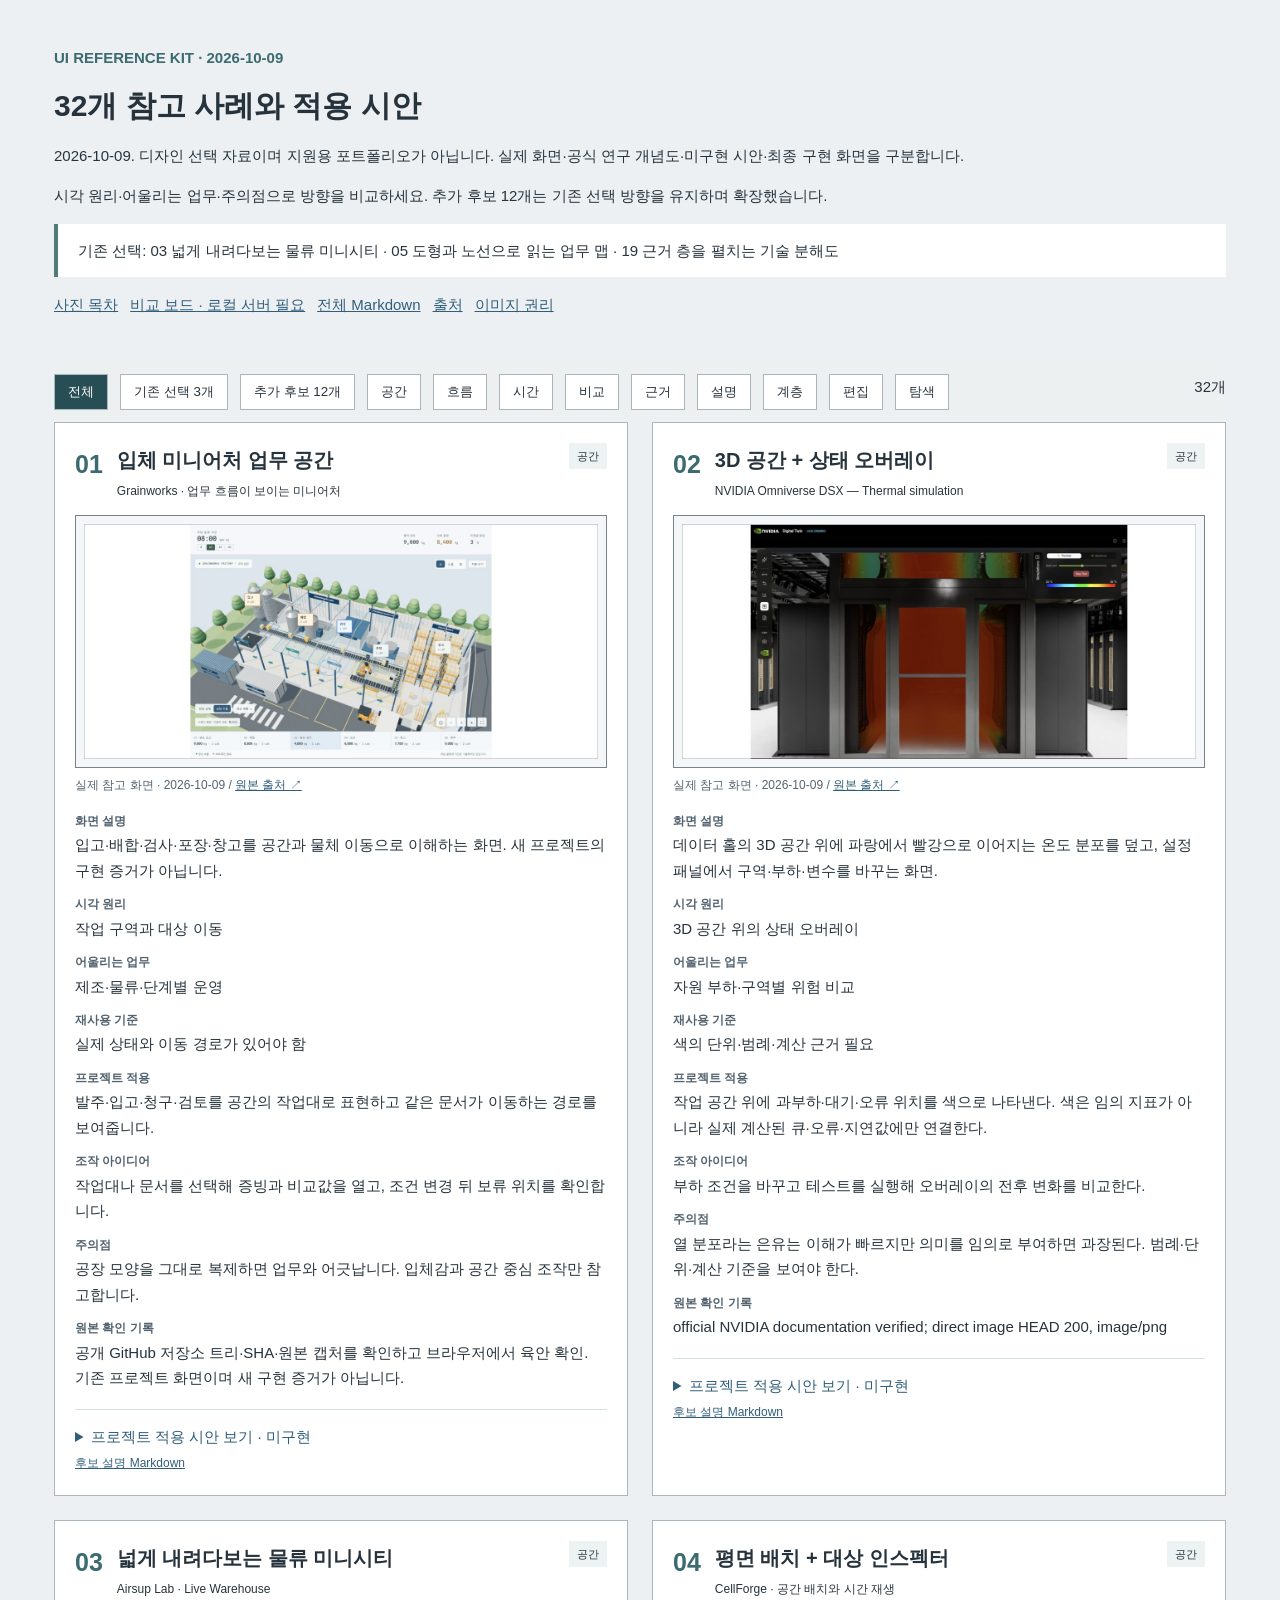
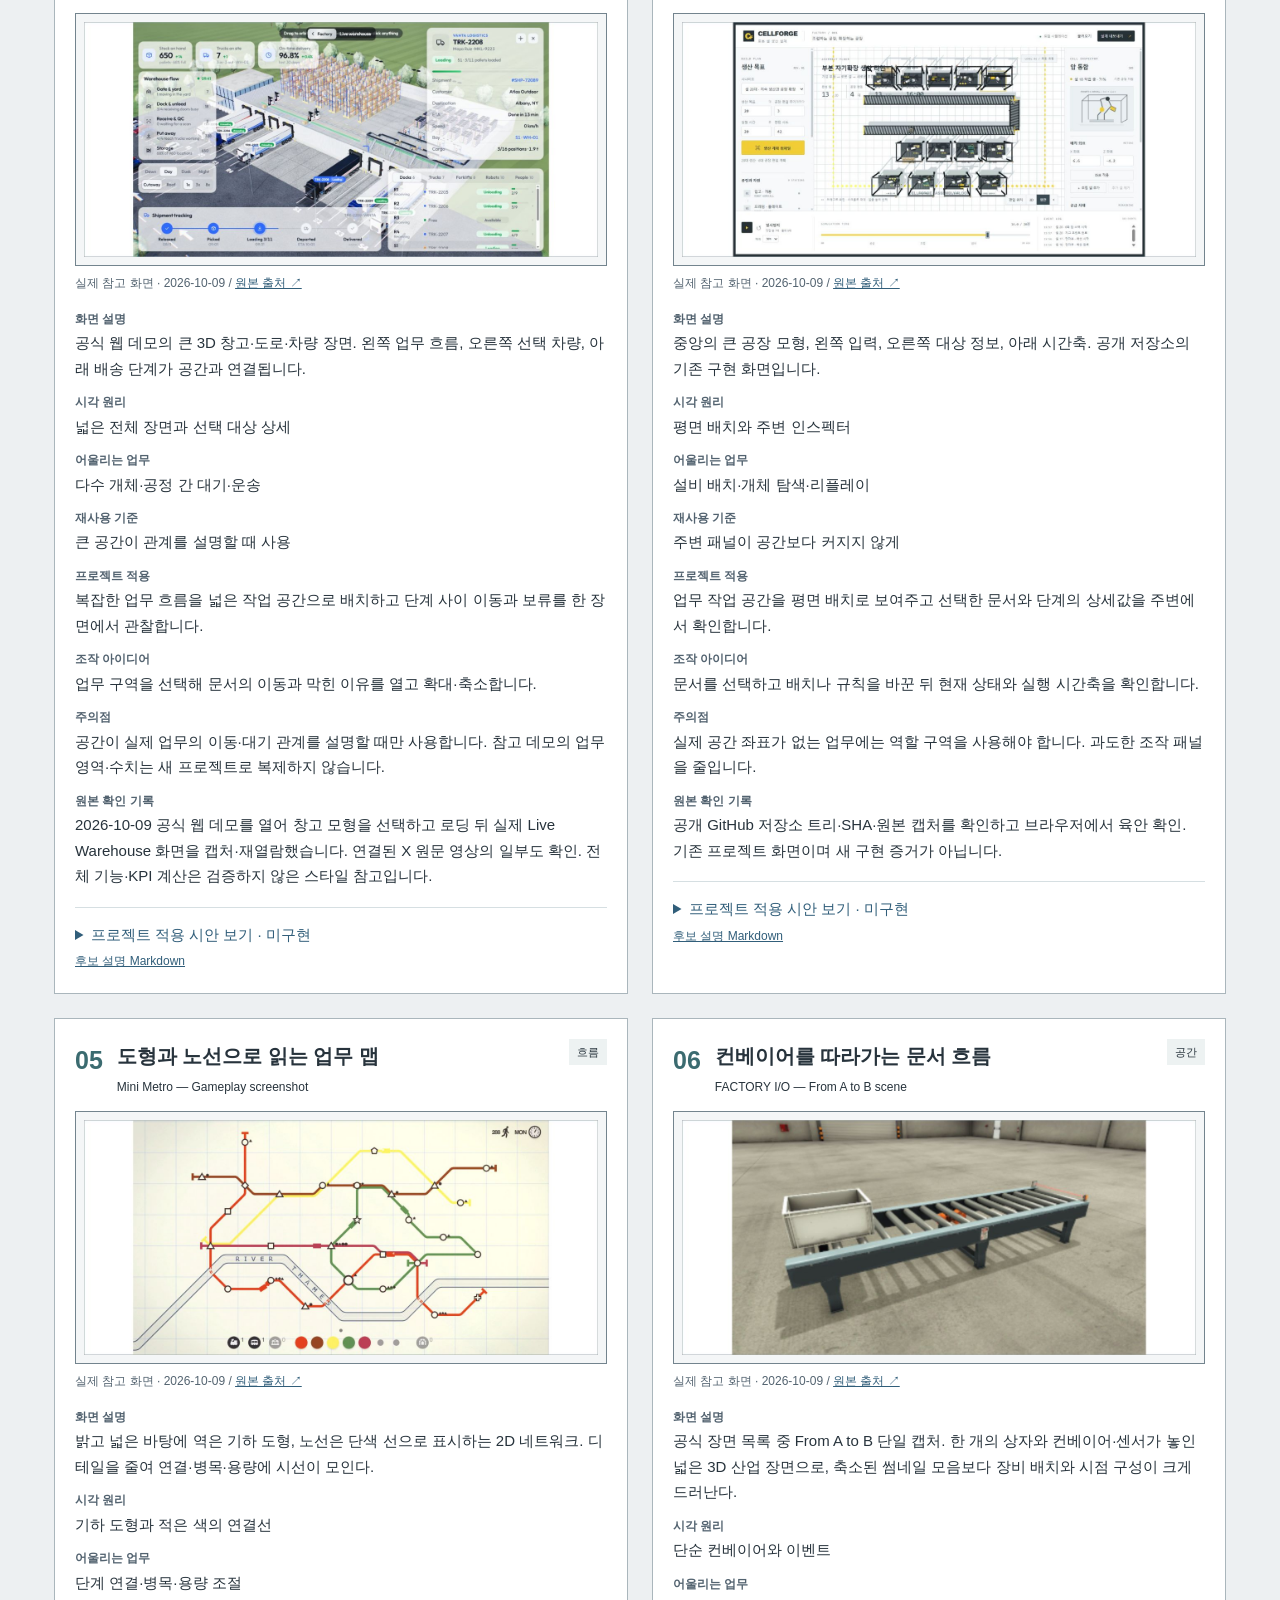
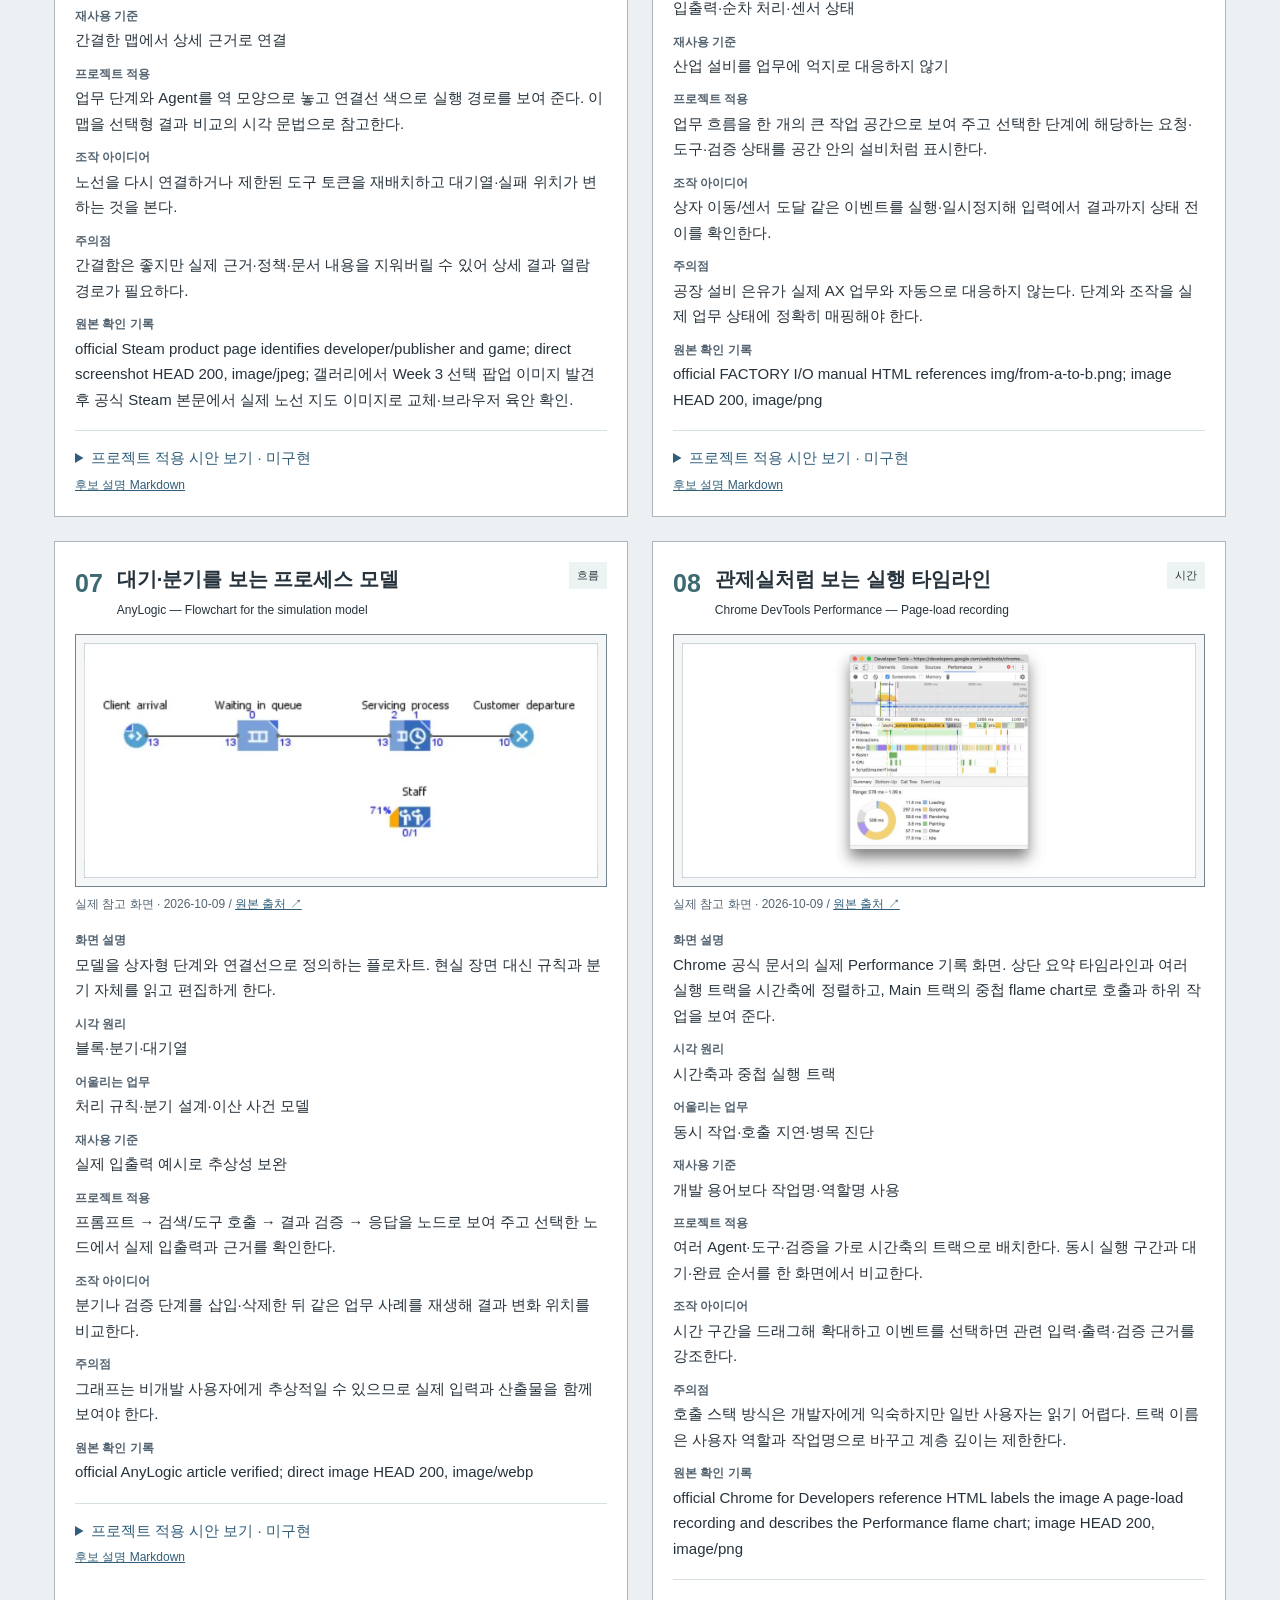
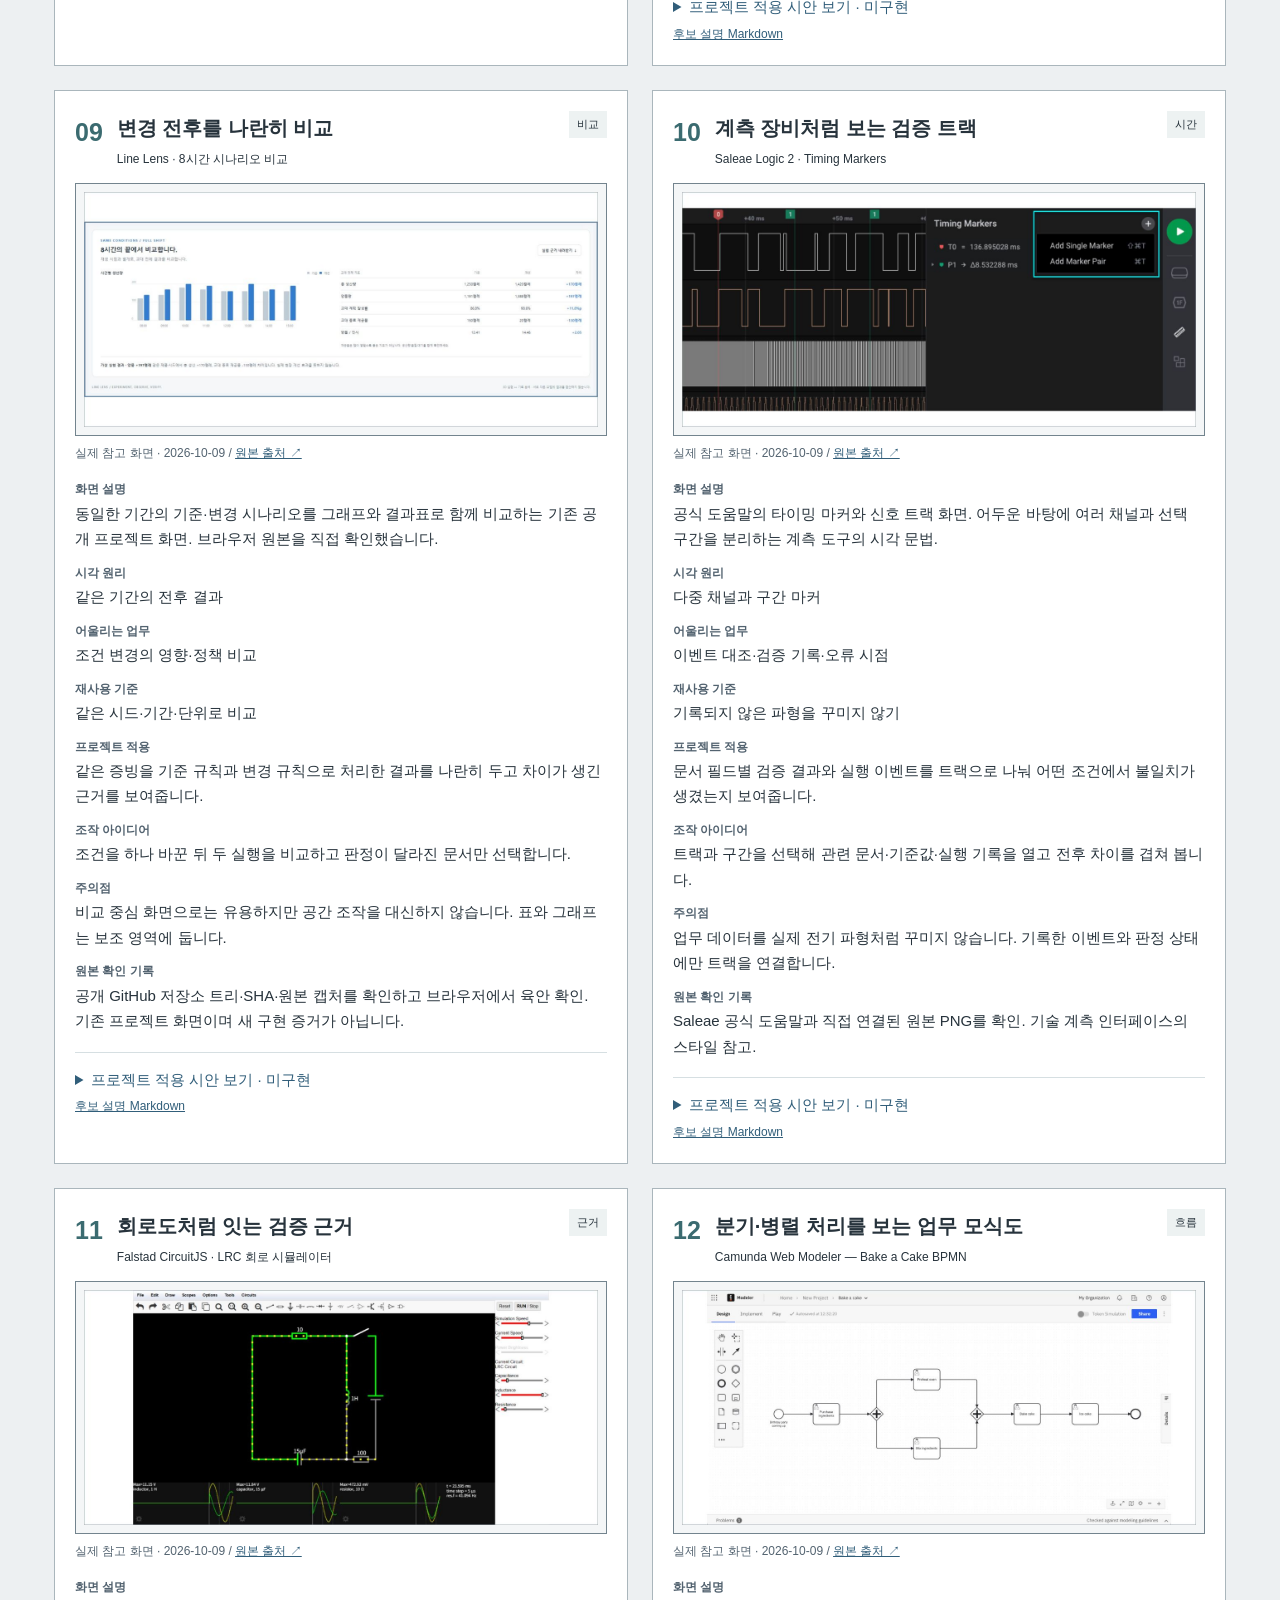
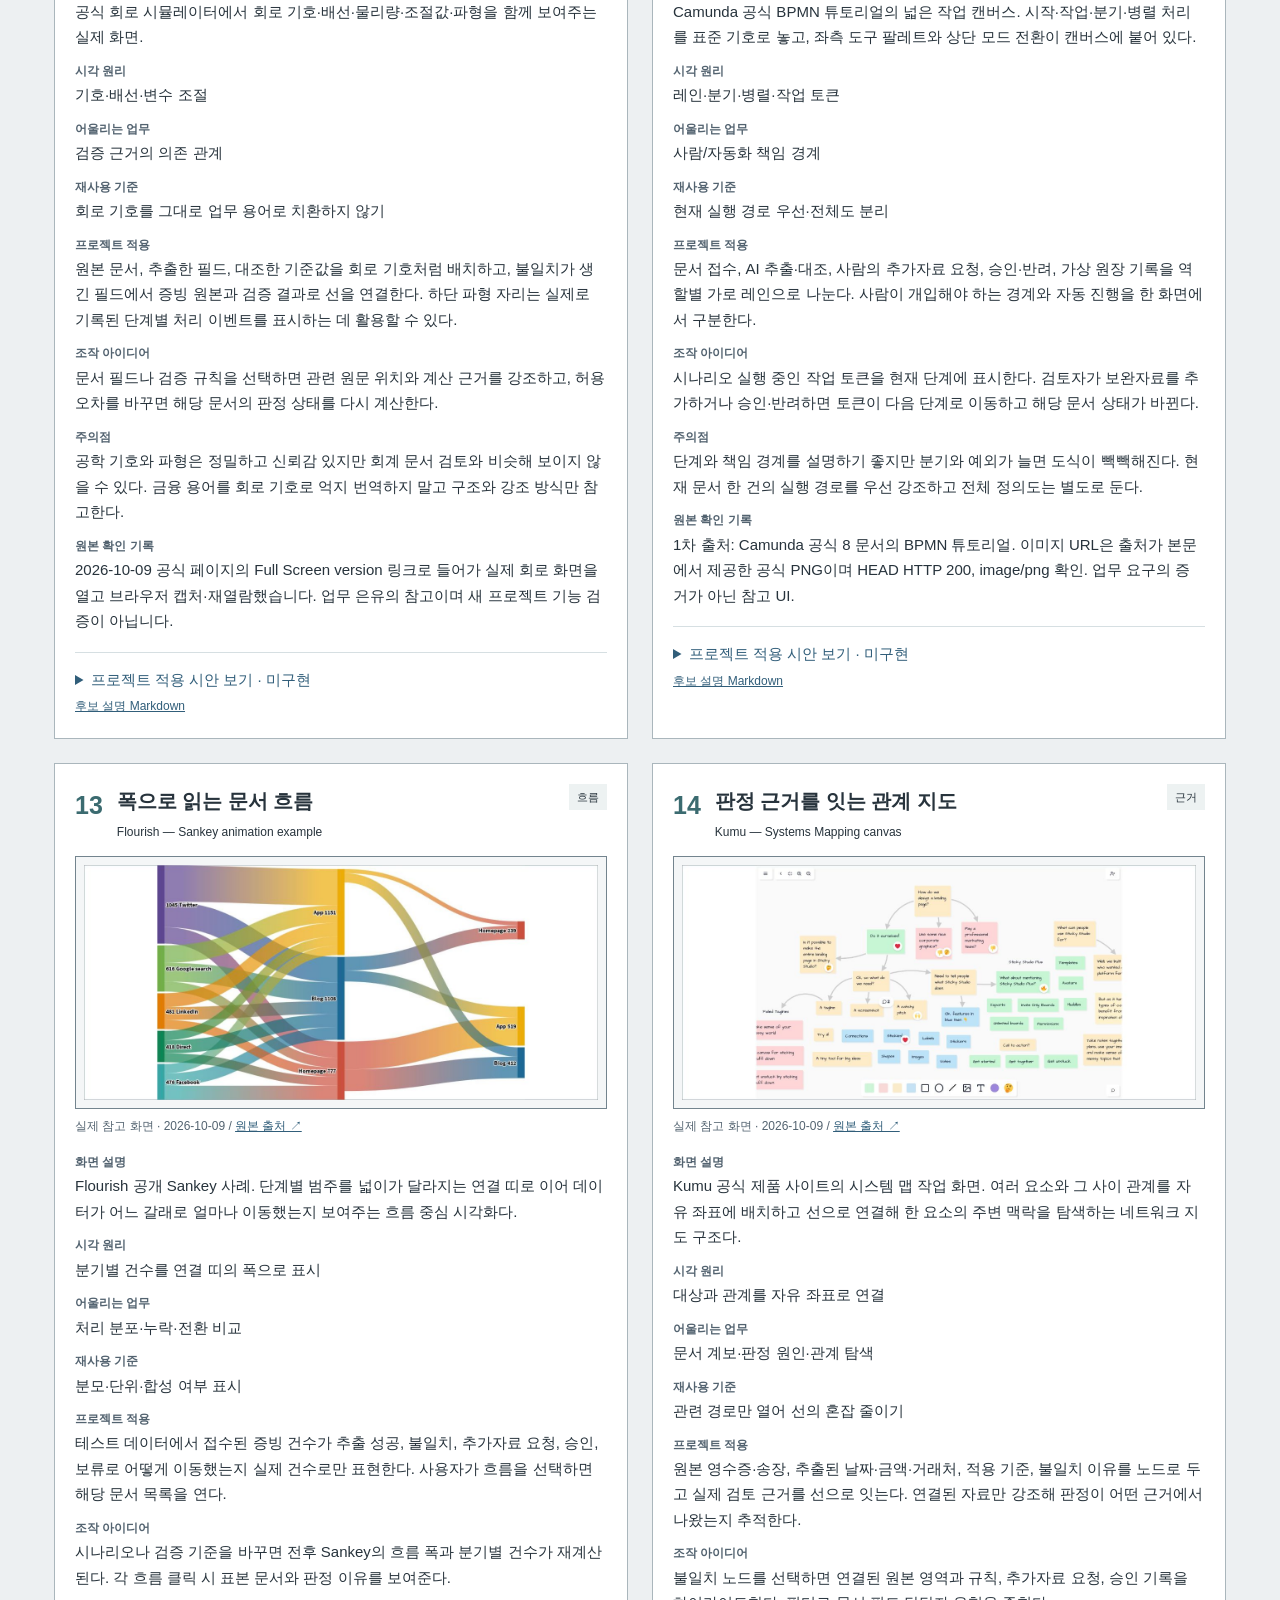
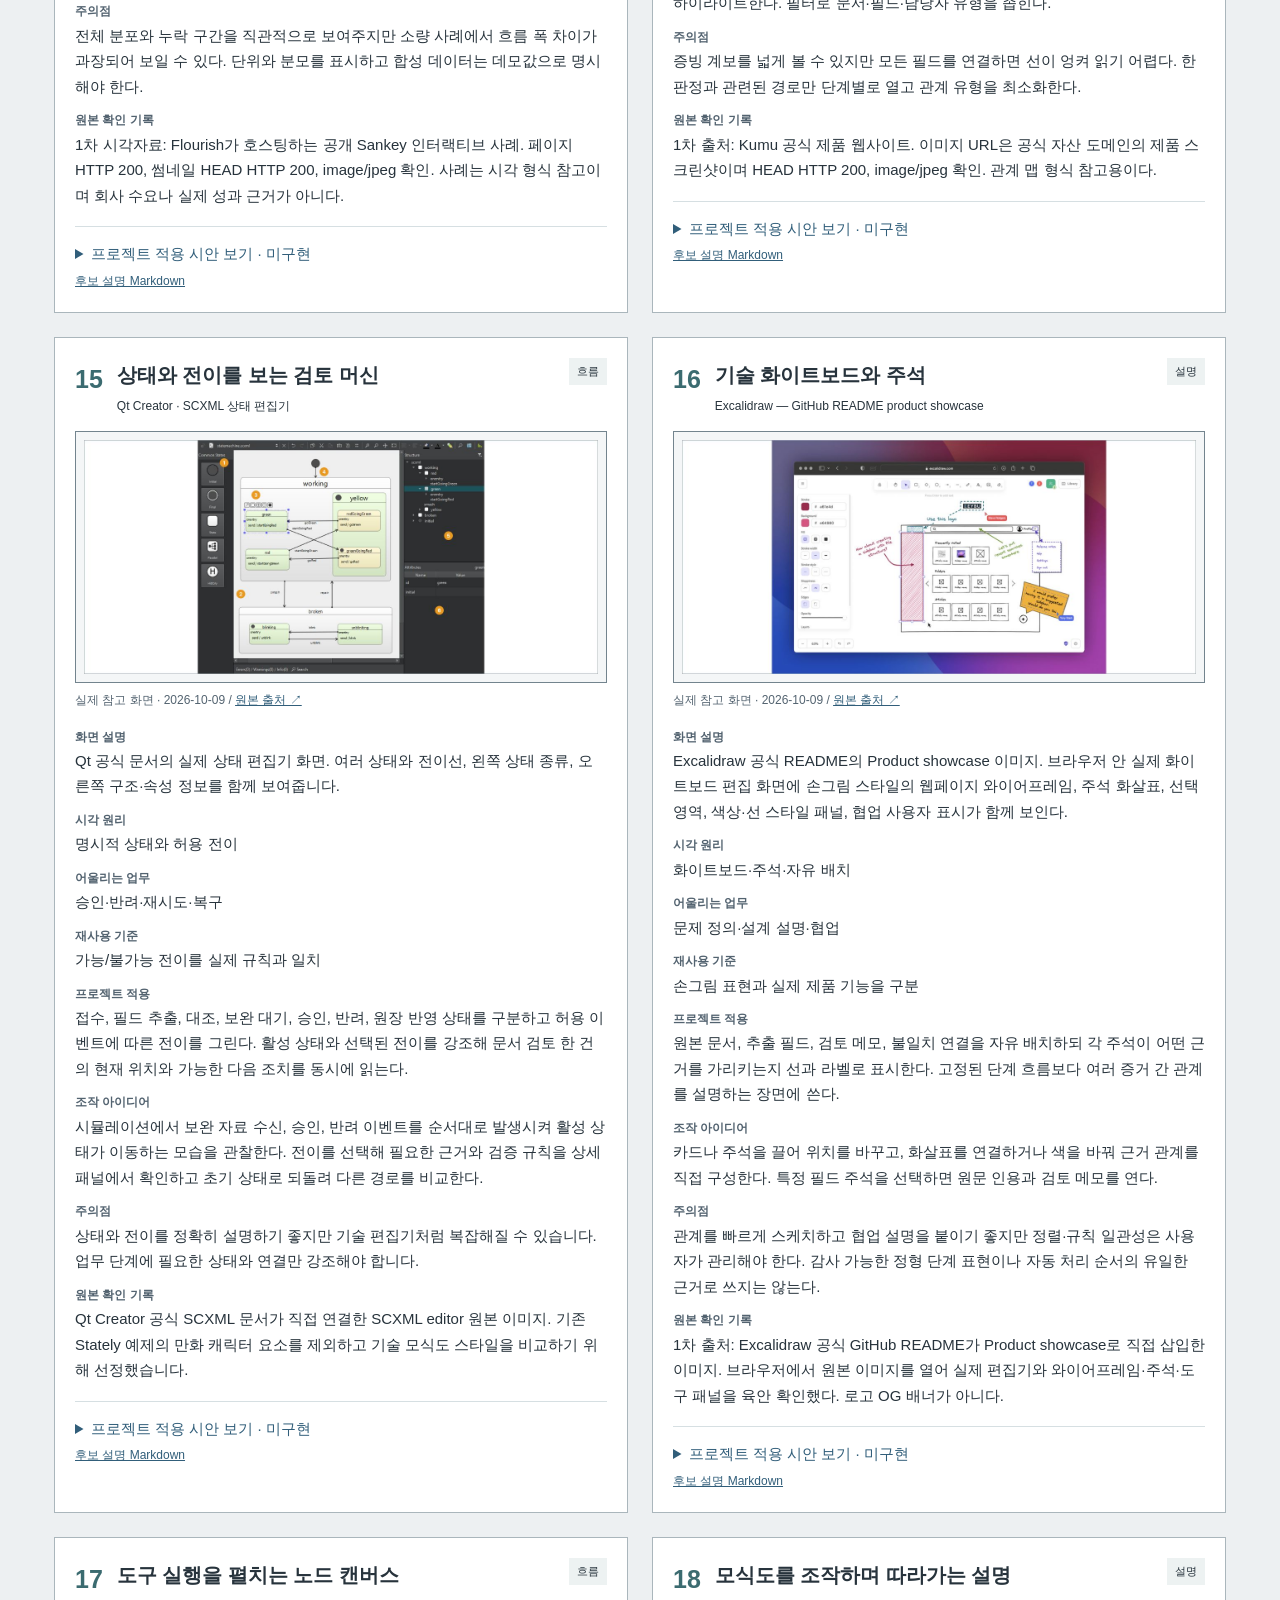
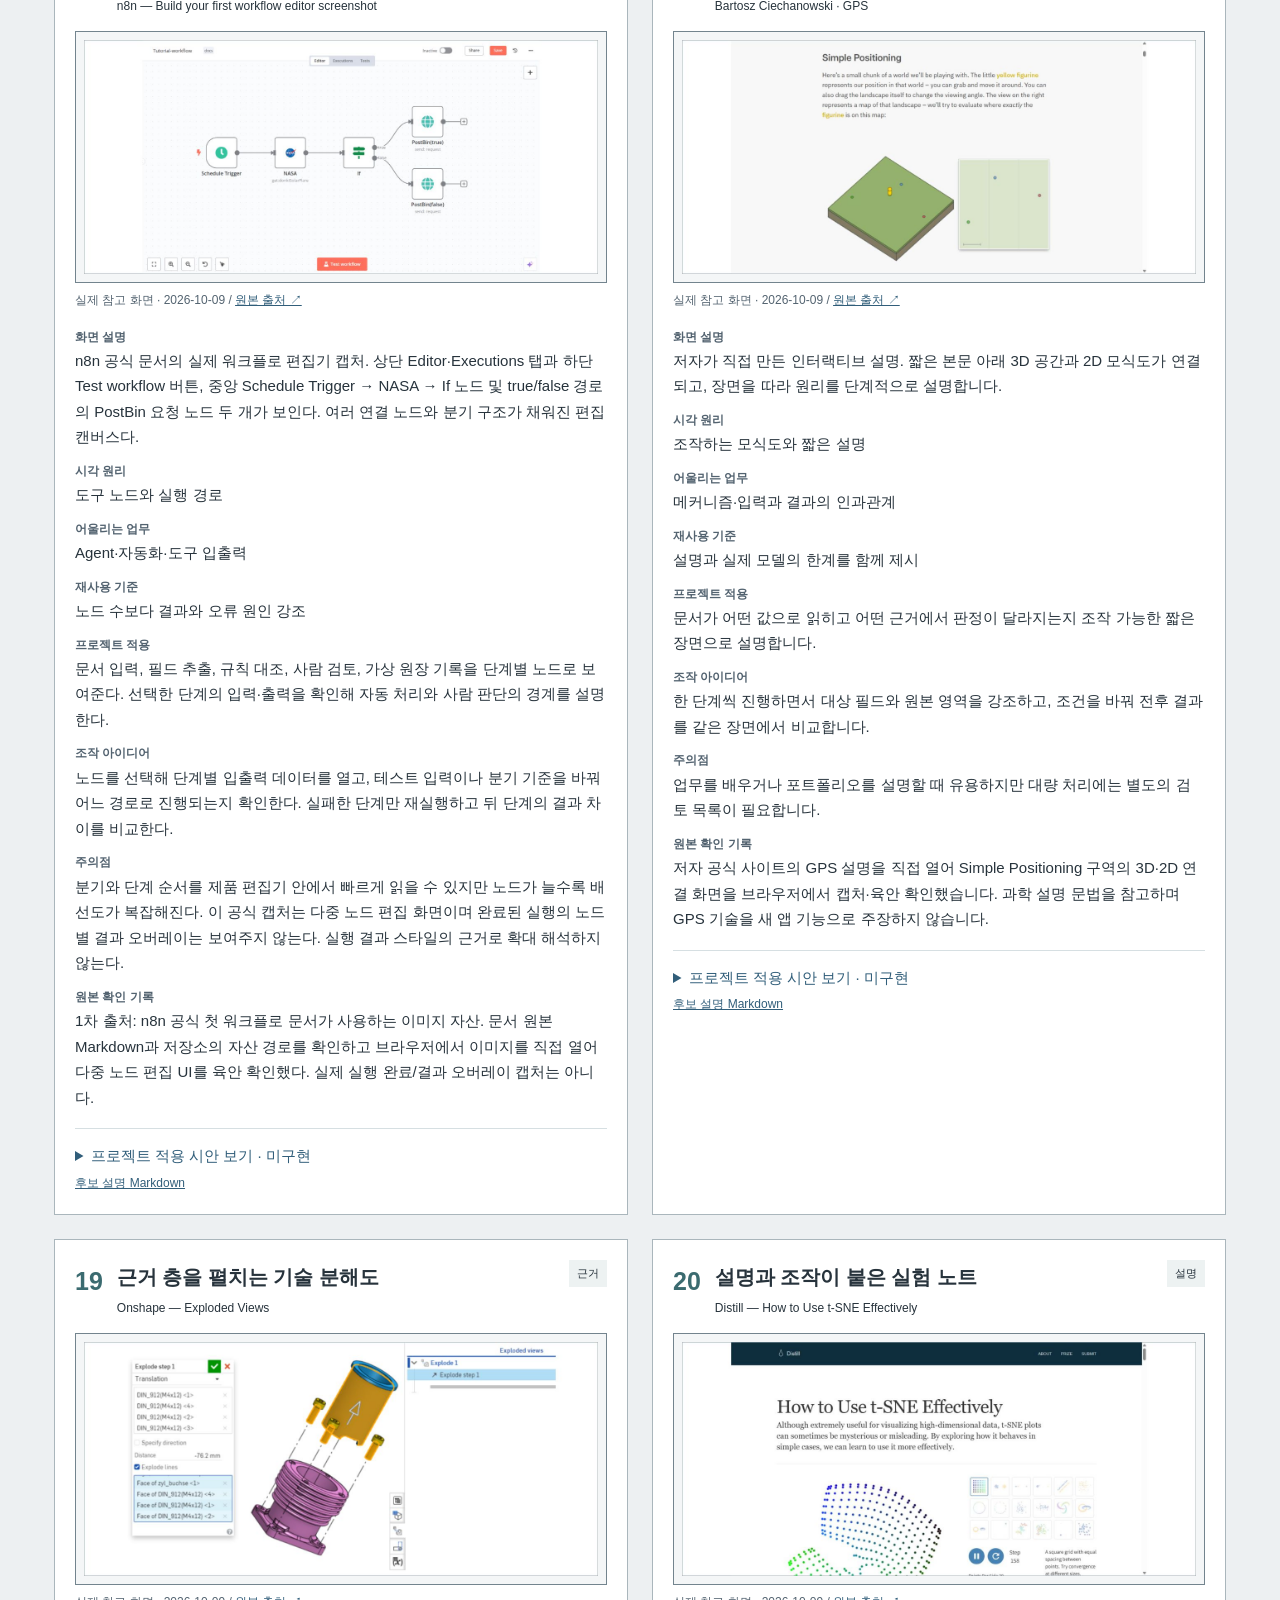
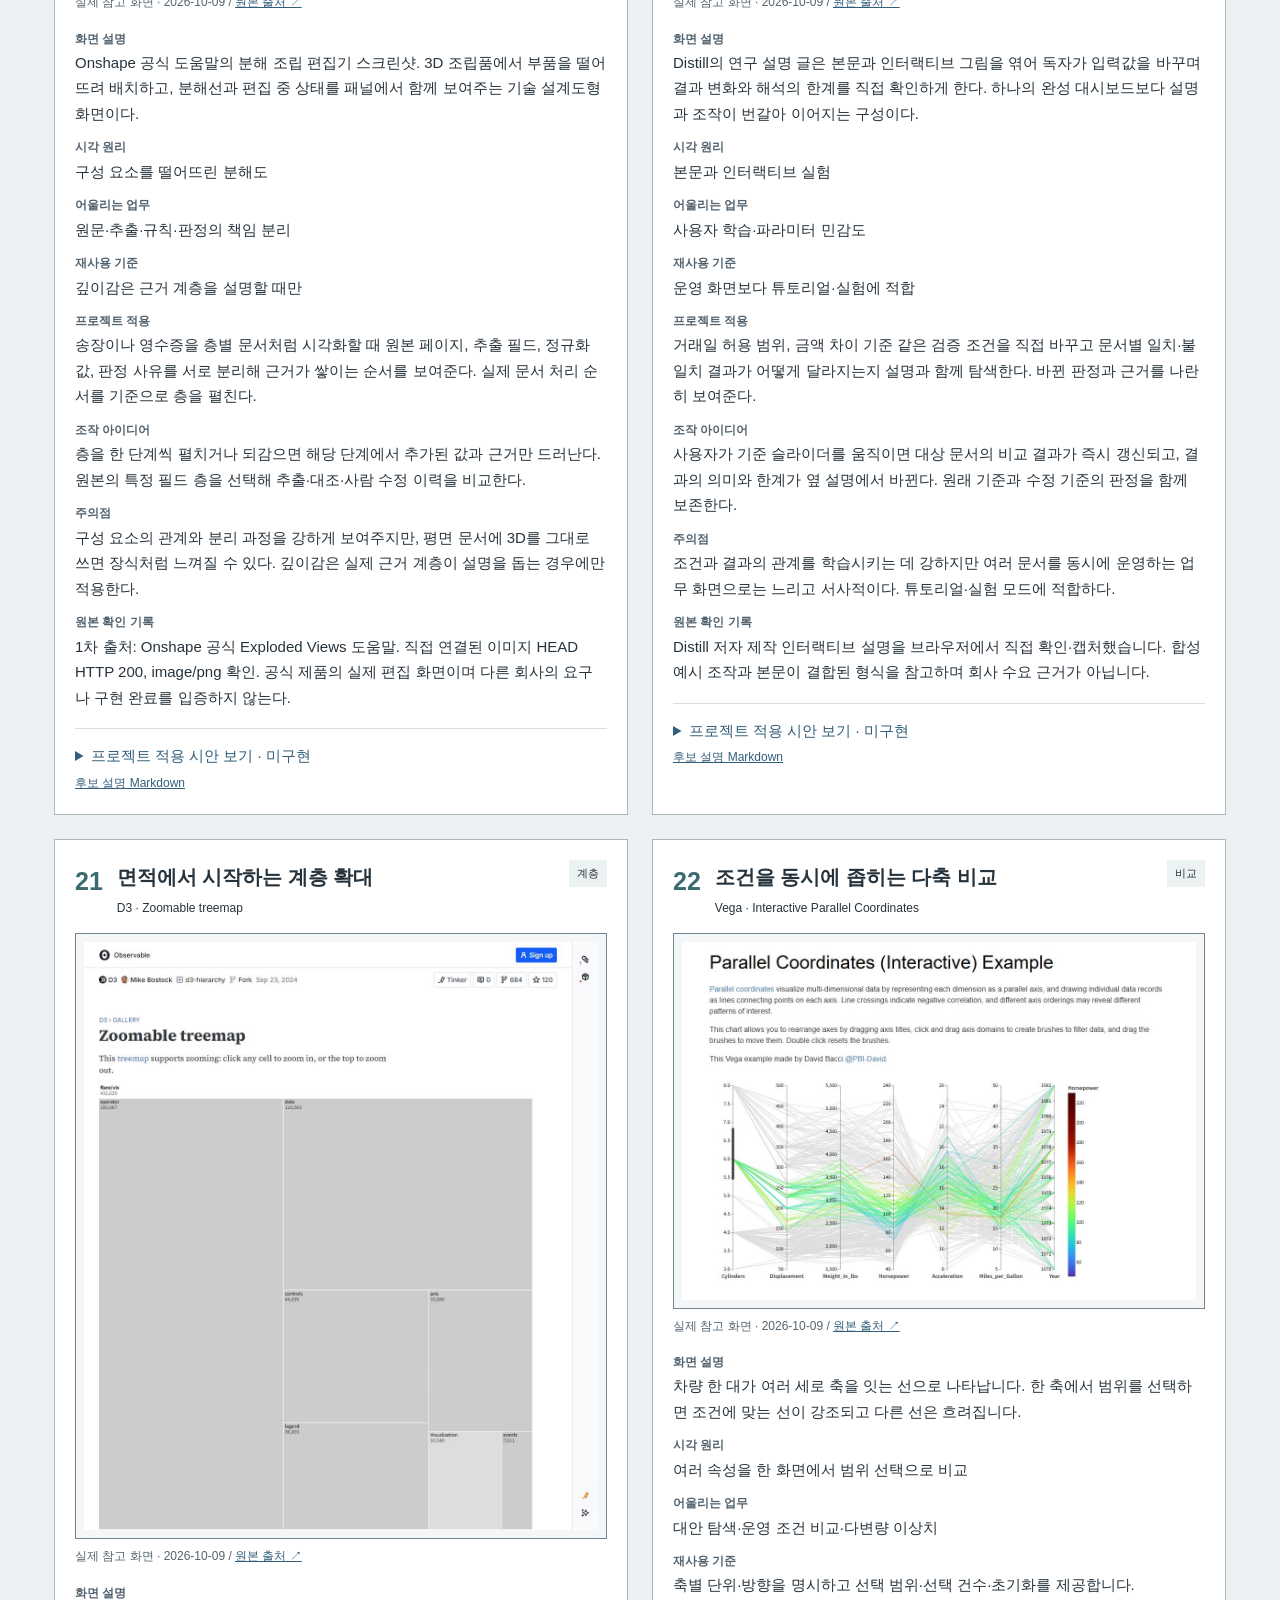
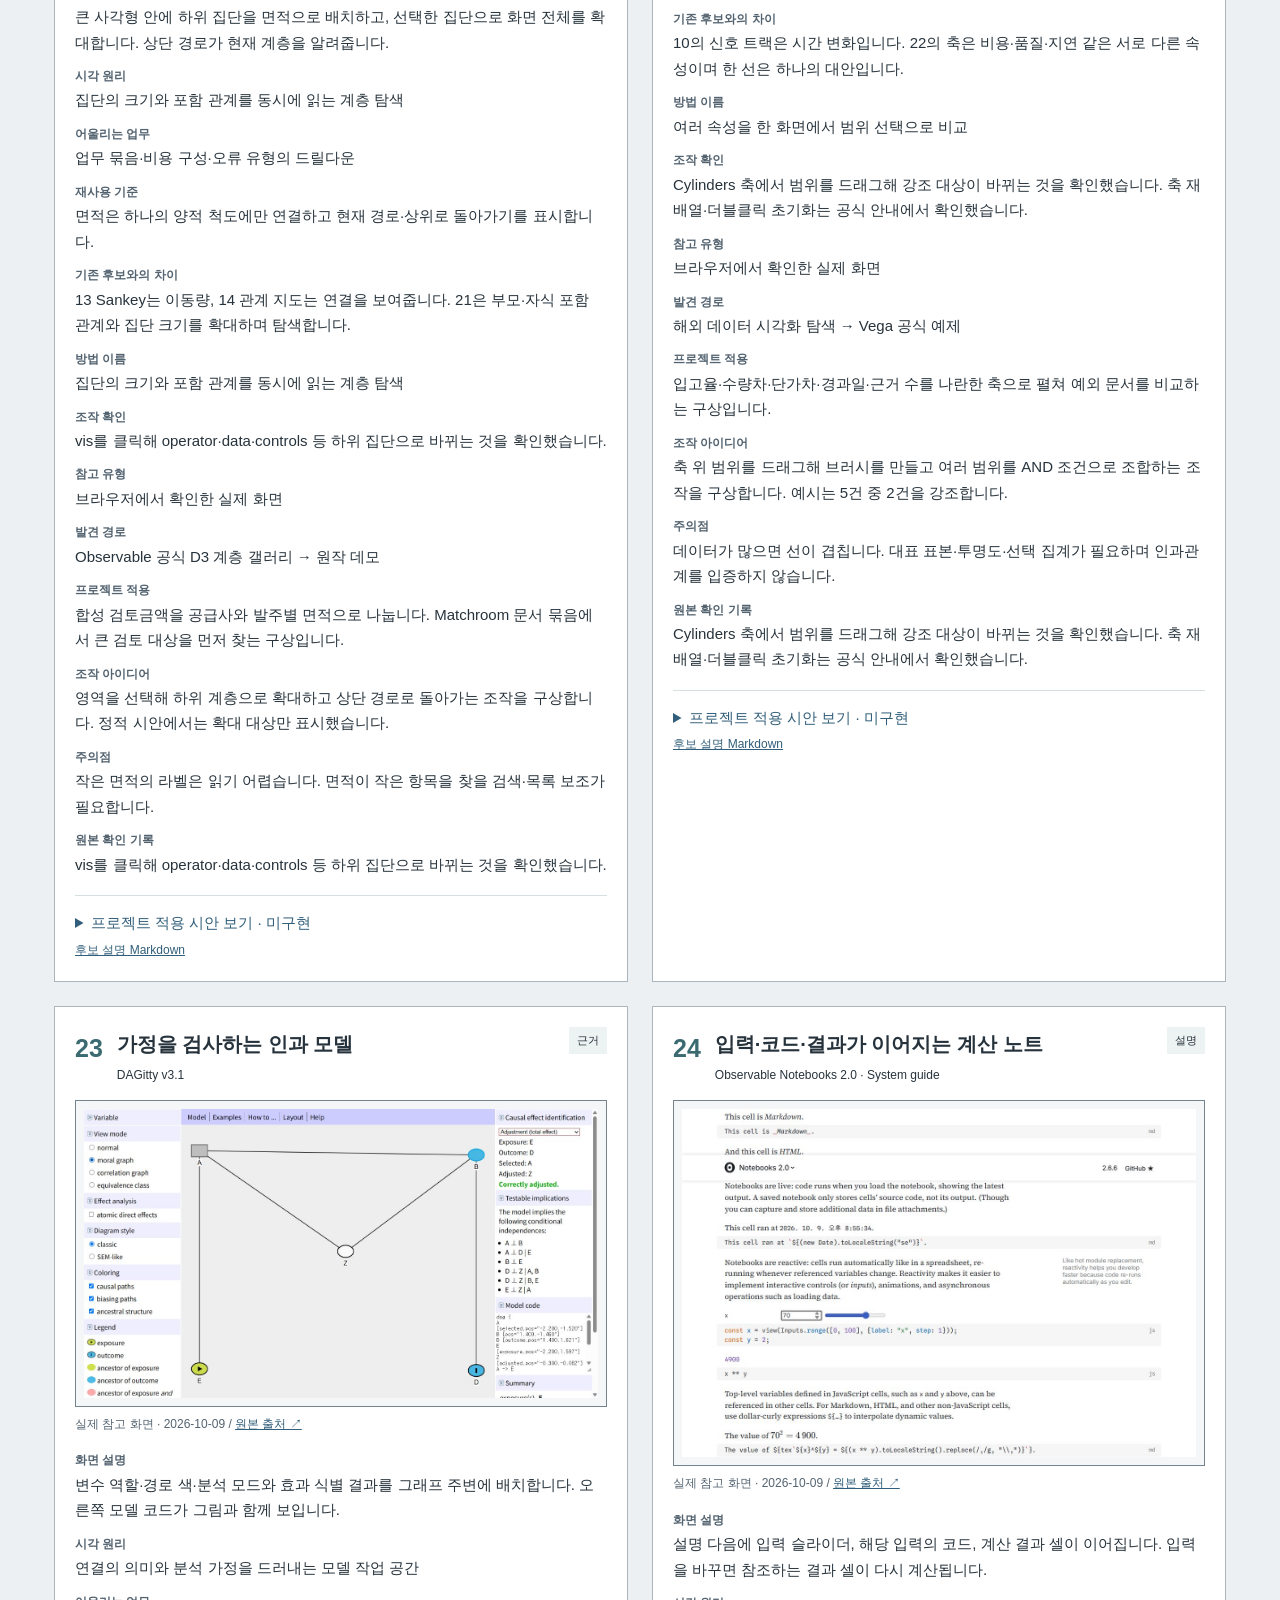
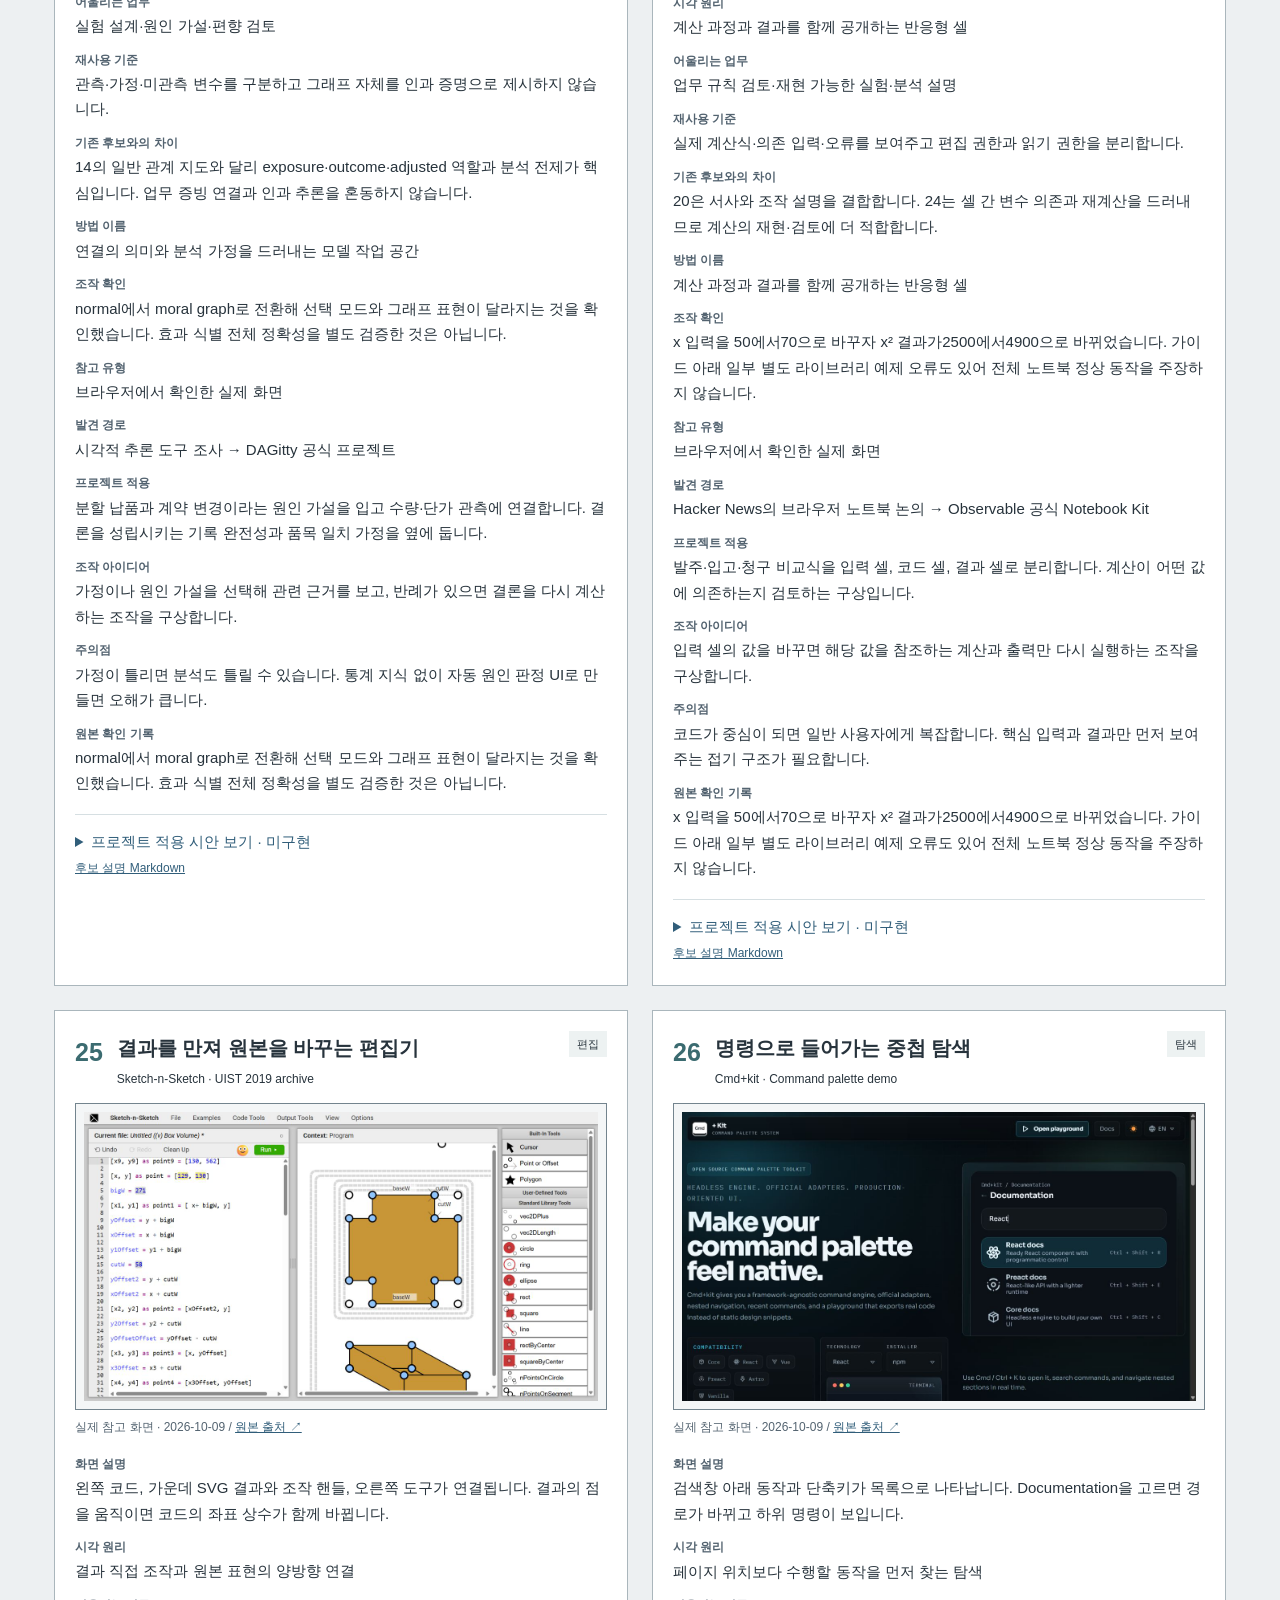
<file: index.html>
<!doctype html><html lang="ko"><head><meta charset="utf-8"><meta name="viewport" content="width=device-width,initial-scale=1"><title>UI Reference Kit · 32개 참고 사례와 설명</title><style>*{box-sizing:border-box}body{margin:0;background:#edf0f2;color:#27333c;font:15px/1.7 "Malgun Gothic",Segoe UI,sans-serif}header,main{max-width:1220px;margin:auto;padding:30px 24px}header{padding-bottom:14px}h1{font-size:30px;line-height:1.3;margin:7px 0 18px}.eyebrow,.number{color:#3b6b70;font-weight:700}.links,nav{display:flex;gap:12px;flex-wrap:wrap}a{color:#315e7a}nav{position:sticky;top:0;background:#edf0f2ed;padding:12px 0;z-index:1}button{border:1px solid #aab6bc;background:white;padding:8px 13px;cursor:pointer;color:#27333c}button[aria-pressed=true]{background:#284e55;color:white}#count{margin-left:auto}#cards{display:grid;grid-template-columns:repeat(2,minmax(0,1fr));gap:24px}article{background:white;border:1px solid #aab6bc;padding:20px;scroll-margin-top:90px;min-width:0}.card-head{display:flex;gap:14px;align-items:flex-start}h2{margin:0;font-size:20px}.card-head p{font-size:12px;margin:4px 0 14px}.number{font-size:25px}.tag{font-size:11px;white-space:nowrap;margin-left:auto;background:#edf2f2;padding:4px 8px}.visual{border:1px solid #73848e;background:#f4f6f7;padding:8px}.visual img{width:100%;height:auto;display:block}.caption{font-size:12px;color:#536370;margin:7px 0 16px}dt{font-size:12px;font-weight:700;color:#536370;margin-top:11px}dd{margin:1px 0 0}details{border-top:1px solid #d6dfe2;padding-top:14px;margin-top:18px}summary{cursor:pointer;color:#315e7a}details .visual{margin-top:12px}.note{font-size:12px}.selected-summary{border-left:4px solid #527a79;background:white;padding:14px 20px}footer{padding:30px 0;font-size:12px}[hidden]{display:none!important}@media(max-width:850px){#cards{grid-template-columns:1fr}header,main{padding:20px 16px}h1{font-size:25px}}@media print{nav,.links{display:none}#cards{display:block}article{break-inside:avoid;margin-bottom:20px}}</style></head><body><header><p class="eyebrow">UI REFERENCE KIT · 2026-10-09</p><h1>32개 참고 사례와 적용 시안</h1><p>2026-10-09. 디자인 선택 자료이며 지원용 포트폴리오가 아닙니다. 실제 화면·공식 연구 개념도·미구현 시안·최종 구현 화면을 구분합니다.</p><p>시각 원리·어울리는 업무·주의점으로 방향을 비교하세요. 추가 후보 12개는 기존 선택 방향을 유지하며 확장했습니다.</p><p class="selected-summary">기존 선택: 03 넓게 내려다보는 물류 미니시티 · 05 도형과 노선으로 읽는 업무 맵 · 19 근거 층을 펼치는 기술 분해도</p><div class="links"><a href="OVERVIEW.html">사진 목차</a><a href="gallery/index.html">비교 보드 · 로컬 서버 필요</a><a href="CATALOG.md">전체 Markdown</a><a href="SOURCES.md">출처</a><a href="NOTICE.md">이미지 권리</a></div></header><main><nav aria-label="후보 필터"><button data-filter="all" aria-pressed="true">전체</button><button data-filter="selected" aria-pressed="false">기존 선택 3개</button><button id=new data-filter="new" aria-pressed="false">추가 후보 12개</button><button data-filter="공간" aria-pressed="false">공간</button><button data-filter="흐름" aria-pressed="false">흐름</button><button data-filter="시간" aria-pressed="false">시간</button><button data-filter="비교" aria-pressed="false">비교</button><button data-filter="근거" aria-pressed="false">근거</button><button data-filter="설명" aria-pressed="false">설명</button><button data-filter="계층" aria-pressed="false">계층</button><button data-filter="편집" aria-pressed="false">편집</button><button data-filter="탐색" aria-pressed="false">탐색</button><span id="count">32개</span></nav><p id="empty" hidden>이 필터에는 후보가 없습니다. 다른 분류를 선택하세요.</p><section id="cards"><article id="ui-01" data-id="1" data-category="공간" data-selected="false"><div class="card-head"><span class="number">01</span><div><h2>입체 미니어처 업무 공간</h2><p>Grainworks · 업무 흐름이 보이는 미니어처</p></div><span class="tag">공간</span></div><div class="visual"><a href="images/01-reference.jpg" target="_blank"><img src="images/01-reference.jpg" alt="01 실제 참고 화면" loading="lazy"></a></div><p class="caption">실제 참고 화면 · 2026-10-09 / <a href="https://github.com/Kimhyuntae9665/grainworks-agent" target="_blank" rel="noopener noreferrer">원본 출처 ↗</a></p><dl><dt>화면 설명</dt><dd>입고·배합·검사·포장·창고를 공간과 물체 이동으로 이해하는 화면. 새 프로젝트의 구현 증거가 아닙니다.</dd><dt>시각 원리</dt><dd>작업 구역과 대상 이동</dd><dt>어울리는 업무</dt><dd>제조·물류·단계별 운영</dd><dt>재사용 기준</dt><dd>실제 상태와 이동 경로가 있어야 함</dd><dt>프로젝트 적용</dt><dd>발주·입고·청구·검토를 공간의 작업대로 표현하고 같은 문서가 이동하는 경로를 보여줍니다.</dd><dt>조작 아이디어</dt><dd>작업대나 문서를 선택해 증빙과 비교값을 열고, 조건 변경 뒤 보류 위치를 확인합니다.</dd><dt>주의점</dt><dd>공장 모양을 그대로 복제하면 업무와 어긋납니다. 입체감과 공간 중심 조작만 참고합니다.</dd><dt>원본 확인 기록</dt><dd>공개 GitHub 저장소 트리·SHA·원본 캡처를 확인하고 브라우저에서 육안 확인. 기존 프로젝트 화면이며 새 구현 증거가 아닙니다.</dd></dl><details><summary>프로젝트 적용 시안 보기 · 미구현</summary><div class="visual"><img src="concepts/01-concept.svg" alt="01 적용 시안 · 미구현" loading="lazy"></div><p class="caption">합성 업무 예시를 이용한 SVG 구성 시안. 실행 증거가 아닙니다.</p></details><a class="note" href="candidates/01.md">후보 설명 Markdown</a></article><article id="ui-02" data-id="2" data-category="공간" data-selected="false"><div class="card-head"><span class="number">02</span><div><h2>3D 공간 + 상태 오버레이</h2><p>NVIDIA Omniverse DSX — Thermal simulation</p></div><span class="tag">공간</span></div><div class="visual"><a href="images/02-reference.jpg" target="_blank"><img src="images/02-reference.jpg" alt="02 실제 참고 화면" loading="lazy"></a></div><p class="caption">실제 참고 화면 · 2026-10-09 / <a href="https://docs.omniverse.nvidia.com/dsx/latest/user-interface-walkthrough.html" target="_blank" rel="noopener noreferrer">원본 출처 ↗</a></p><dl><dt>화면 설명</dt><dd>데이터 홀의 3D 공간 위에 파랑에서 빨강으로 이어지는 온도 분포를 덮고, 설정 패널에서 구역·부하·변수를 바꾸는 화면.</dd><dt>시각 원리</dt><dd>3D 공간 위의 상태 오버레이</dd><dt>어울리는 업무</dt><dd>자원 부하·구역별 위험 비교</dd><dt>재사용 기준</dt><dd>색의 단위·범례·계산 근거 필요</dd><dt>프로젝트 적용</dt><dd>작업 공간 위에 과부하·대기·오류 위치를 색으로 나타낸다. 색은 임의 지표가 아니라 실제 계산된 큐·오류·지연값에만 연결한다.</dd><dt>조작 아이디어</dt><dd>부하 조건을 바꾸고 테스트를 실행해 오버레이의 전후 변화를 비교한다.</dd><dt>주의점</dt><dd>열 분포라는 은유는 이해가 빠르지만 의미를 임의로 부여하면 과장된다. 범례·단위·계산 기준을 보여야 한다.</dd><dt>원본 확인 기록</dt><dd>official NVIDIA documentation verified; direct image HEAD 200, image/png</dd></dl><details><summary>프로젝트 적용 시안 보기 · 미구현</summary><div class="visual"><img src="concepts/02-concept.svg" alt="02 적용 시안 · 미구현" loading="lazy"></div><p class="caption">합성 업무 예시를 이용한 SVG 구성 시안. 실행 증거가 아닙니다.</p></details><a class="note" href="candidates/02.md">후보 설명 Markdown</a></article><article id="ui-03" data-id="3" data-category="공간" data-selected="true"><div class="card-head"><span class="number">03</span><div><h2>넓게 내려다보는 물류 미니시티</h2><p>Airsup Lab · Live Warehouse</p></div><span class="tag">공간</span></div><div class="visual"><a href="images/03-reference.jpg" target="_blank"><img src="images/03-reference.jpg" alt="03 실제 참고 화면" loading="lazy"></a></div><p class="caption">실제 참고 화면 · 2026-10-09 / <a href="https://www.airsup.ai/lab/warehouse" target="_blank" rel="noopener noreferrer">원본 출처 ↗</a></p><dl><dt>화면 설명</dt><dd>공식 웹 데모의 큰 3D 창고·도로·차량 장면. 왼쪽 업무 흐름, 오른쪽 선택 차량, 아래 배송 단계가 공간과 연결됩니다.</dd><dt>시각 원리</dt><dd>넓은 전체 장면과 선택 대상 상세</dd><dt>어울리는 업무</dt><dd>다수 개체·공정 간 대기·운송</dd><dt>재사용 기준</dt><dd>큰 공간이 관계를 설명할 때 사용</dd><dt>프로젝트 적용</dt><dd>복잡한 업무 흐름을 넓은 작업 공간으로 배치하고 단계 사이 이동과 보류를 한 장면에서 관찰합니다.</dd><dt>조작 아이디어</dt><dd>업무 구역을 선택해 문서의 이동과 막힌 이유를 열고 확대·축소합니다.</dd><dt>주의점</dt><dd>공간이 실제 업무의 이동·대기 관계를 설명할 때만 사용합니다. 참고 데모의 업무 영역·수치는 새 프로젝트로 복제하지 않습니다.</dd><dt>원본 확인 기록</dt><dd>2026-10-09 공식 웹 데모를 열어 창고 모형을 선택하고 로딩 뒤 실제 Live Warehouse 화면을 캡처·재열람했습니다. 연결된 X 원문 영상의 일부도 확인. 전체 기능·KPI 계산은 검증하지 않은 스타일 참고입니다.</dd></dl><details><summary>프로젝트 적용 시안 보기 · 미구현</summary><div class="visual"><img src="concepts/03-concept.svg" alt="03 적용 시안 · 미구현" loading="lazy"></div><p class="caption">합성 업무 예시를 이용한 SVG 구성 시안. 실행 증거가 아닙니다.</p></details><a class="note" href="candidates/03.md">후보 설명 Markdown</a></article><article id="ui-04" data-id="4" data-category="공간" data-selected="false"><div class="card-head"><span class="number">04</span><div><h2>평면 배치 + 대상 인스펙터</h2><p>CellForge · 공간 배치와 시간 재생</p></div><span class="tag">공간</span></div><div class="visual"><a href="images/04-reference.jpg" target="_blank"><img src="images/04-reference.jpg" alt="04 실제 참고 화면" loading="lazy"></a></div><p class="caption">실제 참고 화면 · 2026-10-09 / <a href="https://github.com/Kimhyuntae9665/cellforge" target="_blank" rel="noopener noreferrer">원본 출처 ↗</a></p><dl><dt>화면 설명</dt><dd>중앙의 큰 공장 모형, 왼쪽 입력, 오른쪽 대상 정보, 아래 시간축. 공개 저장소의 기존 구현 화면입니다.</dd><dt>시각 원리</dt><dd>평면 배치와 주변 인스펙터</dd><dt>어울리는 업무</dt><dd>설비 배치·개체 탐색·리플레이</dd><dt>재사용 기준</dt><dd>주변 패널이 공간보다 커지지 않게</dd><dt>프로젝트 적용</dt><dd>업무 작업 공간을 평면 배치로 보여주고 선택한 문서와 단계의 상세값을 주변에서 확인합니다.</dd><dt>조작 아이디어</dt><dd>문서를 선택하고 배치나 규칙을 바꾼 뒤 현재 상태와 실행 시간축을 확인합니다.</dd><dt>주의점</dt><dd>실제 공간 좌표가 없는 업무에는 역할 구역을 사용해야 합니다. 과도한 조작 패널을 줄입니다.</dd><dt>원본 확인 기록</dt><dd>공개 GitHub 저장소 트리·SHA·원본 캡처를 확인하고 브라우저에서 육안 확인. 기존 프로젝트 화면이며 새 구현 증거가 아닙니다.</dd></dl><details><summary>프로젝트 적용 시안 보기 · 미구현</summary><div class="visual"><img src="concepts/04-concept.svg" alt="04 적용 시안 · 미구현" loading="lazy"></div><p class="caption">합성 업무 예시를 이용한 SVG 구성 시안. 실행 증거가 아닙니다.</p></details><a class="note" href="candidates/04.md">후보 설명 Markdown</a></article><article id="ui-05" data-id="5" data-category="흐름" data-selected="true"><div class="card-head"><span class="number">05</span><div><h2>도형과 노선으로 읽는 업무 맵</h2><p>Mini Metro — Gameplay screenshot</p></div><span class="tag">흐름</span></div><div class="visual"><a href="images/05-reference.jpg" target="_blank"><img src="images/05-reference.jpg" alt="05 실제 참고 화면" loading="lazy"></a></div><p class="caption">실제 참고 화면 · 2026-10-09 / <a href="https://store.steampowered.com/app/287980/Mini_Metro/" target="_blank" rel="noopener noreferrer">원본 출처 ↗</a></p><dl><dt>화면 설명</dt><dd>밝고 넓은 바탕에 역은 기하 도형, 노선은 단색 선으로 표시하는 2D 네트워크. 디테일을 줄여 연결·병목·용량에 시선이 모인다.</dd><dt>시각 원리</dt><dd>기하 도형과 적은 색의 연결선</dd><dt>어울리는 업무</dt><dd>단계 연결·병목·용량 조절</dd><dt>재사용 기준</dt><dd>간결한 맵에서 상세 근거로 연결</dd><dt>프로젝트 적용</dt><dd>업무 단계와 Agent를 역 모양으로 놓고 연결선 색으로 실행 경로를 보여 준다. 이 맵을 선택형 결과 비교의 시각 문법으로 참고한다.</dd><dt>조작 아이디어</dt><dd>노선을 다시 연결하거나 제한된 도구 토큰을 재배치하고 대기열·실패 위치가 변하는 것을 본다.</dd><dt>주의점</dt><dd>간결함은 좋지만 실제 근거·정책·문서 내용을 지워버릴 수 있어 상세 결과 열람 경로가 필요하다.</dd><dt>원본 확인 기록</dt><dd>official Steam product page identifies developer/publisher and game; direct screenshot HEAD 200, image/jpeg; 갤러리에서 Week 3 선택 팝업 이미지 발견 후 공식 Steam 본문에서 실제 노선 지도 이미지로 교체·브라우저 육안 확인.</dd></dl><details><summary>프로젝트 적용 시안 보기 · 미구현</summary><div class="visual"><img src="concepts/05-concept.svg" alt="05 적용 시안 · 미구현" loading="lazy"></div><p class="caption">합성 업무 예시를 이용한 SVG 구성 시안. 실행 증거가 아닙니다.</p></details><a class="note" href="candidates/05.md">후보 설명 Markdown</a></article><article id="ui-06" data-id="6" data-category="공간" data-selected="false"><div class="card-head"><span class="number">06</span><div><h2>컨베이어를 따라가는 문서 흐름</h2><p>FACTORY I/O — From A to B scene</p></div><span class="tag">공간</span></div><div class="visual"><a href="images/06-reference.jpg" target="_blank"><img src="images/06-reference.jpg" alt="06 실제 참고 화면" loading="lazy"></a></div><p class="caption">실제 참고 화면 · 2026-10-09 / <a href="https://docs.factoryio.com/manual/scenes/" target="_blank" rel="noopener noreferrer">원본 출처 ↗</a></p><dl><dt>화면 설명</dt><dd>공식 장면 목록 중 From A to B 단일 캡처. 한 개의 상자와 컨베이어·센서가 놓인 넓은 3D 산업 장면으로, 축소된 썸네일 모음보다 장비 배치와 시점 구성이 크게 드러난다.</dd><dt>시각 원리</dt><dd>단순 컨베이어와 이벤트</dd><dt>어울리는 업무</dt><dd>입출력·순차 처리·센서 상태</dd><dt>재사용 기준</dt><dd>산업 설비를 업무에 억지로 대응하지 않기</dd><dt>프로젝트 적용</dt><dd>업무 흐름을 한 개의 큰 작업 공간으로 보여 주고 선택한 단계에 해당하는 요청·도구·검증 상태를 공간 안의 설비처럼 표시한다.</dd><dt>조작 아이디어</dt><dd>상자 이동/센서 도달 같은 이벤트를 실행·일시정지해 입력에서 결과까지 상태 전이를 확인한다.</dd><dt>주의점</dt><dd>공장 설비 은유가 실제 AX 업무와 자동으로 대응하지 않는다. 단계와 조작을 실제 업무 상태에 정확히 매핑해야 한다.</dd><dt>원본 확인 기록</dt><dd>official FACTORY I/O manual HTML references img/from-a-to-b.png; image HEAD 200, image/png</dd></dl><details><summary>프로젝트 적용 시안 보기 · 미구현</summary><div class="visual"><img src="concepts/06-concept.svg" alt="06 적용 시안 · 미구현" loading="lazy"></div><p class="caption">합성 업무 예시를 이용한 SVG 구성 시안. 실행 증거가 아닙니다.</p></details><a class="note" href="candidates/06.md">후보 설명 Markdown</a></article><article id="ui-07" data-id="7" data-category="흐름" data-selected="false"><div class="card-head"><span class="number">07</span><div><h2>대기·분기를 보는 프로세스 모델</h2><p>AnyLogic — Flowchart for the simulation model</p></div><span class="tag">흐름</span></div><div class="visual"><a href="images/07-reference.jpg" target="_blank"><img src="images/07-reference.jpg" alt="07 실제 참고 화면" loading="lazy"></a></div><p class="caption">실제 참고 화면 · 2026-10-09 / <a href="https://www.anylogic.com/use-of-simulation/" target="_blank" rel="noopener noreferrer">원본 출처 ↗</a></p><dl><dt>화면 설명</dt><dd>모델을 상자형 단계와 연결선으로 정의하는 플로차트. 현실 장면 대신 규칙과 분기 자체를 읽고 편집하게 한다.</dd><dt>시각 원리</dt><dd>블록·분기·대기열</dd><dt>어울리는 업무</dt><dd>처리 규칙·분기 설계·이산 사건 모델</dd><dt>재사용 기준</dt><dd>실제 입출력 예시로 추상성 보완</dd><dt>프로젝트 적용</dt><dd>프롬프트 → 검색/도구 호출 → 결과 검증 → 응답을 노드로 보여 주고 선택한 노드에서 실제 입출력과 근거를 확인한다.</dd><dt>조작 아이디어</dt><dd>분기나 검증 단계를 삽입·삭제한 뒤 같은 업무 사례를 재생해 결과 변화 위치를 비교한다.</dd><dt>주의점</dt><dd>그래프는 비개발 사용자에게 추상적일 수 있으므로 실제 입력과 산출물을 함께 보여야 한다.</dd><dt>원본 확인 기록</dt><dd>official AnyLogic article verified; direct image HEAD 200, image/webp</dd></dl><details><summary>프로젝트 적용 시안 보기 · 미구현</summary><div class="visual"><img src="concepts/07-concept.svg" alt="07 적용 시안 · 미구현" loading="lazy"></div><p class="caption">합성 업무 예시를 이용한 SVG 구성 시안. 실행 증거가 아닙니다.</p></details><a class="note" href="candidates/07.md">후보 설명 Markdown</a></article><article id="ui-08" data-id="8" data-category="시간" data-selected="false"><div class="card-head"><span class="number">08</span><div><h2>관제실처럼 보는 실행 타임라인</h2><p>Chrome DevTools Performance — Page-load recording</p></div><span class="tag">시간</span></div><div class="visual"><a href="images/08-reference.jpg" target="_blank"><img src="images/08-reference.jpg" alt="08 실제 참고 화면" loading="lazy"></a></div><p class="caption">실제 참고 화면 · 2026-10-09 / <a href="https://developer.chrome.com/docs/devtools/performance/reference/" target="_blank" rel="noopener noreferrer">원본 출처 ↗</a></p><dl><dt>화면 설명</dt><dd>Chrome 공식 문서의 실제 Performance 기록 화면. 상단 요약 타임라인과 여러 실행 트랙을 시간축에 정렬하고, Main 트랙의 중첩 flame chart로 호출과 하위 작업을 보여 준다.</dd><dt>시각 원리</dt><dd>시간축과 중첩 실행 트랙</dd><dt>어울리는 업무</dt><dd>동시 작업·호출 지연·병목 진단</dd><dt>재사용 기준</dt><dd>개발 용어보다 작업명·역할명 사용</dd><dt>프로젝트 적용</dt><dd>여러 Agent·도구·검증을 가로 시간축의 트랙으로 배치한다. 동시 실행 구간과 대기·완료 순서를 한 화면에서 비교한다.</dd><dt>조작 아이디어</dt><dd>시간 구간을 드래그해 확대하고 이벤트를 선택하면 관련 입력·출력·검증 근거를 강조한다.</dd><dt>주의점</dt><dd>호출 스택 방식은 개발자에게 익숙하지만 일반 사용자는 읽기 어렵다. 트랙 이름은 사용자 역할과 작업명으로 바꾸고 계층 깊이는 제한한다.</dd><dt>원본 확인 기록</dt><dd>official Chrome for Developers reference HTML labels the image A page-load recording and describes the Performance flame chart; image HEAD 200, image/png</dd></dl><details><summary>프로젝트 적용 시안 보기 · 미구현</summary><div class="visual"><img src="concepts/08-concept.svg" alt="08 적용 시안 · 미구현" loading="lazy"></div><p class="caption">합성 업무 예시를 이용한 SVG 구성 시안. 실행 증거가 아닙니다.</p></details><a class="note" href="candidates/08.md">후보 설명 Markdown</a></article><article id="ui-09" data-id="9" data-category="비교" data-selected="false"><div class="card-head"><span class="number">09</span><div><h2>변경 전후를 나란히 비교</h2><p>Line Lens · 8시간 시나리오 비교</p></div><span class="tag">비교</span></div><div class="visual"><a href="images/09-reference.jpg" target="_blank"><img src="images/09-reference.jpg" alt="09 실제 참고 화면" loading="lazy"></a></div><p class="caption">실제 참고 화면 · 2026-10-09 / <a href="https://github.com/Kimhyuntae9665/line-lens" target="_blank" rel="noopener noreferrer">원본 출처 ↗</a></p><dl><dt>화면 설명</dt><dd>동일한 기간의 기준·변경 시나리오를 그래프와 결과표로 함께 비교하는 기존 공개 프로젝트 화면. 브라우저 원본을 직접 확인했습니다.</dd><dt>시각 원리</dt><dd>같은 기간의 전후 결과</dd><dt>어울리는 업무</dt><dd>조건 변경의 영향·정책 비교</dd><dt>재사용 기준</dt><dd>같은 시드·기간·단위로 비교</dd><dt>프로젝트 적용</dt><dd>같은 증빙을 기준 규칙과 변경 규칙으로 처리한 결과를 나란히 두고 차이가 생긴 근거를 보여줍니다.</dd><dt>조작 아이디어</dt><dd>조건을 하나 바꾼 뒤 두 실행을 비교하고 판정이 달라진 문서만 선택합니다.</dd><dt>주의점</dt><dd>비교 중심 화면으로는 유용하지만 공간 조작을 대신하지 않습니다. 표와 그래프는 보조 영역에 둡니다.</dd><dt>원본 확인 기록</dt><dd>공개 GitHub 저장소 트리·SHA·원본 캡처를 확인하고 브라우저에서 육안 확인. 기존 프로젝트 화면이며 새 구현 증거가 아닙니다.</dd></dl><details><summary>프로젝트 적용 시안 보기 · 미구현</summary><div class="visual"><img src="concepts/09-concept.svg" alt="09 적용 시안 · 미구현" loading="lazy"></div><p class="caption">합성 업무 예시를 이용한 SVG 구성 시안. 실행 증거가 아닙니다.</p></details><a class="note" href="candidates/09.md">후보 설명 Markdown</a></article><article id="ui-10" data-id="10" data-category="시간" data-selected="false"><div class="card-head"><span class="number">10</span><div><h2>계측 장비처럼 보는 검증 트랙</h2><p>Saleae Logic 2 · Timing Markers</p></div><span class="tag">시간</span></div><div class="visual"><a href="images/10-reference.jpg" target="_blank"><img src="images/10-reference.jpg" alt="10 실제 참고 화면" loading="lazy"></a></div><p class="caption">실제 참고 화면 · 2026-10-09 / <a href="https://www.saleae.com/support/logic-software/viewing-and-analyzing-data/measurements-timing-markers" target="_blank" rel="noopener noreferrer">원본 출처 ↗</a></p><dl><dt>화면 설명</dt><dd>공식 도움말의 타이밍 마커와 신호 트랙 화면. 어두운 바탕에 여러 채널과 선택 구간을 분리하는 계측 도구의 시각 문법.</dd><dt>시각 원리</dt><dd>다중 채널과 구간 마커</dd><dt>어울리는 업무</dt><dd>이벤트 대조·검증 기록·오류 시점</dd><dt>재사용 기준</dt><dd>기록되지 않은 파형을 꾸미지 않기</dd><dt>프로젝트 적용</dt><dd>문서 필드별 검증 결과와 실행 이벤트를 트랙으로 나눠 어떤 조건에서 불일치가 생겼는지 보여줍니다.</dd><dt>조작 아이디어</dt><dd>트랙과 구간을 선택해 관련 문서·기준값·실행 기록을 열고 전후 차이를 겹쳐 봅니다.</dd><dt>주의점</dt><dd>업무 데이터를 실제 전기 파형처럼 꾸미지 않습니다. 기록한 이벤트와 판정 상태에만 트랙을 연결합니다.</dd><dt>원본 확인 기록</dt><dd>Saleae 공식 도움말과 직접 연결된 원본 PNG를 확인. 기술 계측 인터페이스의 스타일 참고.</dd></dl><details><summary>프로젝트 적용 시안 보기 · 미구현</summary><div class="visual"><img src="concepts/10-concept.svg" alt="10 적용 시안 · 미구현" loading="lazy"></div><p class="caption">합성 업무 예시를 이용한 SVG 구성 시안. 실행 증거가 아닙니다.</p></details><a class="note" href="candidates/10.md">후보 설명 Markdown</a></article><article id="ui-11" data-id="11" data-category="근거" data-selected="false"><div class="card-head"><span class="number">11</span><div><h2>회로도처럼 잇는 검증 근거</h2><p>Falstad CircuitJS · LRC 회로 시뮬레이터</p></div><span class="tag">근거</span></div><div class="visual"><a href="images/11-reference.jpg" target="_blank"><img src="images/11-reference.jpg" alt="11 실제 참고 화면" loading="lazy"></a></div><p class="caption">실제 참고 화면 · 2026-10-09 / <a href="https://www.falstad.com/circuit/" target="_blank" rel="noopener noreferrer">원본 출처 ↗</a></p><dl><dt>화면 설명</dt><dd>공식 회로 시뮬레이터에서 회로 기호·배선·물리량·조절값·파형을 함께 보여주는 실제 화면.</dd><dt>시각 원리</dt><dd>기호·배선·변수 조절</dd><dt>어울리는 업무</dt><dd>검증 근거의 의존 관계</dd><dt>재사용 기준</dt><dd>회로 기호를 그대로 업무 용어로 치환하지 않기</dd><dt>프로젝트 적용</dt><dd>원본 문서, 추출한 필드, 대조한 기준값을 회로 기호처럼 배치하고, 불일치가 생긴 필드에서 증빙 원본과 검증 결과로 선을 연결한다. 하단 파형 자리는 실제로 기록된 단계별 처리 이벤트를 표시하는 데 활용할 수 있다.</dd><dt>조작 아이디어</dt><dd>문서 필드나 검증 규칙을 선택하면 관련 원문 위치와 계산 근거를 강조하고, 허용 오차를 바꾸면 해당 문서의 판정 상태를 다시 계산한다.</dd><dt>주의점</dt><dd>공학 기호와 파형은 정밀하고 신뢰감 있지만 회계 문서 검토와 비슷해 보이지 않을 수 있다. 금융 용어를 회로 기호로 억지 번역하지 말고 구조와 강조 방식만 참고한다.</dd><dt>원본 확인 기록</dt><dd>2026-10-09 공식 페이지의 Full Screen version 링크로 들어가 실제 회로 화면을 열고 브라우저 캡처·재열람했습니다. 업무 은유의 참고이며 새 프로젝트 기능 검증이 아닙니다.</dd></dl><details><summary>프로젝트 적용 시안 보기 · 미구현</summary><div class="visual"><img src="concepts/11-concept.svg" alt="11 적용 시안 · 미구현" loading="lazy"></div><p class="caption">합성 업무 예시를 이용한 SVG 구성 시안. 실행 증거가 아닙니다.</p></details><a class="note" href="candidates/11.md">후보 설명 Markdown</a></article><article id="ui-12" data-id="12" data-category="흐름" data-selected="false"><div class="card-head"><span class="number">12</span><div><h2>분기·병렬 처리를 보는 업무 모식도</h2><p>Camunda Web Modeler — Bake a Cake BPMN</p></div><span class="tag">흐름</span></div><div class="visual"><a href="images/12-reference.jpg" target="_blank"><img src="images/12-reference.jpg" alt="12 실제 참고 화면" loading="lazy"></a></div><p class="caption">실제 참고 화면 · 2026-10-09 / <a href="https://docs.camunda.io/docs/components/modeler/bpmn/automating-a-process-using-bpmn/" target="_blank" rel="noopener noreferrer">원본 출처 ↗</a></p><dl><dt>화면 설명</dt><dd>Camunda 공식 BPMN 튜토리얼의 넓은 작업 캔버스. 시작·작업·분기·병렬 처리를 표준 기호로 놓고, 좌측 도구 팔레트와 상단 모드 전환이 캔버스에 붙어 있다.</dd><dt>시각 원리</dt><dd>레인·분기·병렬·작업 토큰</dd><dt>어울리는 업무</dt><dd>사람/자동화 책임 경계</dd><dt>재사용 기준</dt><dd>현재 실행 경로 우선·전체도 분리</dd><dt>프로젝트 적용</dt><dd>문서 접수, AI 추출·대조, 사람의 추가자료 요청, 승인·반려, 가상 원장 기록을 역할별 가로 레인으로 나눈다. 사람이 개입해야 하는 경계와 자동 진행을 한 화면에서 구분한다.</dd><dt>조작 아이디어</dt><dd>시나리오 실행 중인 작업 토큰을 현재 단계에 표시한다. 검토자가 보완자료를 추가하거나 승인·반려하면 토큰이 다음 단계로 이동하고 해당 문서 상태가 바뀐다.</dd><dt>주의점</dt><dd>단계와 책임 경계를 설명하기 좋지만 분기와 예외가 늘면 도식이 빽빽해진다. 현재 문서 한 건의 실행 경로를 우선 강조하고 전체 정의도는 별도로 둔다.</dd><dt>원본 확인 기록</dt><dd>1차 출처: Camunda 공식 8 문서의 BPMN 튜토리얼. 이미지 URL은 출처가 본문에서 제공한 공식 PNG이며 HEAD HTTP 200, image/png 확인. 업무 요구의 증거가 아닌 참고 UI.</dd></dl><details><summary>프로젝트 적용 시안 보기 · 미구현</summary><div class="visual"><img src="concepts/12-concept.svg" alt="12 적용 시안 · 미구현" loading="lazy"></div><p class="caption">합성 업무 예시를 이용한 SVG 구성 시안. 실행 증거가 아닙니다.</p></details><a class="note" href="candidates/12.md">후보 설명 Markdown</a></article><article id="ui-13" data-id="13" data-category="흐름" data-selected="false"><div class="card-head"><span class="number">13</span><div><h2>폭으로 읽는 문서 흐름</h2><p>Flourish — Sankey animation example</p></div><span class="tag">흐름</span></div><div class="visual"><a href="images/13-reference.jpg" target="_blank"><img src="images/13-reference.jpg" alt="13 실제 참고 화면" loading="lazy"></a></div><p class="caption">실제 참고 화면 · 2026-10-09 / <a href="https://public.flourish.studio/visualisation/487531/" target="_blank" rel="noopener noreferrer">원본 출처 ↗</a></p><dl><dt>화면 설명</dt><dd>Flourish 공개 Sankey 사례. 단계별 범주를 넓이가 달라지는 연결 띠로 이어 데이터가 어느 갈래로 얼마나 이동했는지 보여주는 흐름 중심 시각화다.</dd><dt>시각 원리</dt><dd>분기별 건수를 연결 띠의 폭으로 표시</dd><dt>어울리는 업무</dt><dd>처리 분포·누락·전환 비교</dd><dt>재사용 기준</dt><dd>분모·단위·합성 여부 표시</dd><dt>프로젝트 적용</dt><dd>테스트 데이터에서 접수된 증빙 건수가 추출 성공, 불일치, 추가자료 요청, 승인, 보류로 어떻게 이동했는지 실제 건수로만 표현한다. 사용자가 흐름을 선택하면 해당 문서 목록을 연다.</dd><dt>조작 아이디어</dt><dd>시나리오나 검증 기준을 바꾸면 전후 Sankey의 흐름 폭과 분기별 건수가 재계산된다. 각 흐름 클릭 시 표본 문서와 판정 이유를 보여준다.</dd><dt>주의점</dt><dd>전체 분포와 누락 구간을 직관적으로 보여주지만 소량 사례에서 흐름 폭 차이가 과장되어 보일 수 있다. 단위와 분모를 표시하고 합성 데이터는 데모값으로 명시해야 한다.</dd><dt>원본 확인 기록</dt><dd>1차 시각자료: Flourish가 호스팅하는 공개 Sankey 인터랙티브 사례. 페이지 HTTP 200, 썸네일 HEAD HTTP 200, image/jpeg 확인. 사례는 시각 형식 참고이며 회사 수요나 실제 성과 근거가 아니다.</dd></dl><details><summary>프로젝트 적용 시안 보기 · 미구현</summary><div class="visual"><img src="concepts/13-concept.svg" alt="13 적용 시안 · 미구현" loading="lazy"></div><p class="caption">합성 업무 예시를 이용한 SVG 구성 시안. 실행 증거가 아닙니다.</p></details><a class="note" href="candidates/13.md">후보 설명 Markdown</a></article><article id="ui-14" data-id="14" data-category="근거" data-selected="false"><div class="card-head"><span class="number">14</span><div><h2>판정 근거를 잇는 관계 지도</h2><p>Kumu — Systems Mapping canvas</p></div><span class="tag">근거</span></div><div class="visual"><a href="images/14-reference.jpg" target="_blank"><img src="images/14-reference.jpg" alt="14 실제 참고 화면" loading="lazy"></a></div><p class="caption">실제 참고 화면 · 2026-10-09 / <a href="https://www.kumu.io/" target="_blank" rel="noopener noreferrer">원본 출처 ↗</a></p><dl><dt>화면 설명</dt><dd>Kumu 공식 제품 사이트의 시스템 맵 작업 화면. 여러 요소와 그 사이 관계를 자유 좌표에 배치하고 선으로 연결해 한 요소의 주변 맥락을 탐색하는 네트워크 지도 구조다.</dd><dt>시각 원리</dt><dd>대상과 관계를 자유 좌표로 연결</dd><dt>어울리는 업무</dt><dd>문서 계보·판정 원인·관계 탐색</dd><dt>재사용 기준</dt><dd>관련 경로만 열어 선의 혼잡 줄이기</dd><dt>프로젝트 적용</dt><dd>원본 영수증·송장, 추출된 날짜·금액·거래처, 적용 기준, 불일치 이유를 노드로 두고 실제 검토 근거를 선으로 잇는다. 연결된 자료만 강조해 판정이 어떤 근거에서 나왔는지 추적한다.</dd><dt>조작 아이디어</dt><dd>불일치 노드를 선택하면 연결된 원본 영역과 규칙, 추가자료 요청, 승인 기록을 하이라이트한다. 필터로 문서·필드·담당자 유형을 좁힌다.</dd><dt>주의점</dt><dd>증빙 계보를 넓게 볼 수 있지만 모든 필드를 연결하면 선이 엉켜 읽기 어렵다. 한 판정과 관련된 경로만 단계별로 열고 관계 유형을 최소화한다.</dd><dt>원본 확인 기록</dt><dd>1차 출처: Kumu 공식 제품 웹사이트. 이미지 URL은 공식 자산 도메인의 제품 스크린샷이며 HEAD HTTP 200, image/jpeg 확인. 관계 맵 형식 참고용이다.</dd></dl><details><summary>프로젝트 적용 시안 보기 · 미구현</summary><div class="visual"><img src="concepts/14-concept.svg" alt="14 적용 시안 · 미구현" loading="lazy"></div><p class="caption">합성 업무 예시를 이용한 SVG 구성 시안. 실행 증거가 아닙니다.</p></details><a class="note" href="candidates/14.md">후보 설명 Markdown</a></article><article id="ui-15" data-id="15" data-category="흐름" data-selected="false"><div class="card-head"><span class="number">15</span><div><h2>상태와 전이를 보는 검토 머신</h2><p>Qt Creator · SCXML 상태 편집기</p></div><span class="tag">흐름</span></div><div class="visual"><a href="images/15-reference.jpg" target="_blank"><img src="images/15-reference.jpg" alt="15 실제 참고 화면" loading="lazy"></a></div><p class="caption">실제 참고 화면 · 2026-10-09 / <a href="https://doc.qt.io/qtcreator/creator-scxml.html" target="_blank" rel="noopener noreferrer">원본 출처 ↗</a></p><dl><dt>화면 설명</dt><dd>Qt 공식 문서의 실제 상태 편집기 화면. 여러 상태와 전이선, 왼쪽 상태 종류, 오른쪽 구조·속성 정보를 함께 보여줍니다.</dd><dt>시각 원리</dt><dd>명시적 상태와 허용 전이</dd><dt>어울리는 업무</dt><dd>승인·반려·재시도·복구</dd><dt>재사용 기준</dt><dd>가능/불가능 전이를 실제 규칙과 일치</dd><dt>프로젝트 적용</dt><dd>접수, 필드 추출, 대조, 보완 대기, 승인, 반려, 원장 반영 상태를 구분하고 허용 이벤트에 따른 전이를 그린다. 활성 상태와 선택된 전이를 강조해 문서 검토 한 건의 현재 위치와 가능한 다음 조치를 동시에 읽는다.</dd><dt>조작 아이디어</dt><dd>시뮬레이션에서 보완 자료 수신, 승인, 반려 이벤트를 순서대로 발생시켜 활성 상태가 이동하는 모습을 관찰한다. 전이를 선택해 필요한 근거와 검증 규칙을 상세 패널에서 확인하고 초기 상태로 되돌려 다른 경로를 비교한다.</dd><dt>주의점</dt><dd>상태와 전이를 정확히 설명하기 좋지만 기술 편집기처럼 복잡해질 수 있습니다. 업무 단계에 필요한 상태와 연결만 강조해야 합니다.</dd><dt>원본 확인 기록</dt><dd>Qt Creator 공식 SCXML 문서가 직접 연결한 SCXML editor 원본 이미지. 기존 Stately 예제의 만화 캐릭터 요소를 제외하고 기술 모식도 스타일을 비교하기 위해 선정했습니다.</dd></dl><details><summary>프로젝트 적용 시안 보기 · 미구현</summary><div class="visual"><img src="concepts/15-concept.svg" alt="15 적용 시안 · 미구현" loading="lazy"></div><p class="caption">합성 업무 예시를 이용한 SVG 구성 시안. 실행 증거가 아닙니다.</p></details><a class="note" href="candidates/15.md">후보 설명 Markdown</a></article><article id="ui-16" data-id="16" data-category="설명" data-selected="false"><div class="card-head"><span class="number">16</span><div><h2>기술 화이트보드와 주석</h2><p>Excalidraw — GitHub README product showcase</p></div><span class="tag">설명</span></div><div class="visual"><a href="images/16-reference.jpg" target="_blank"><img src="images/16-reference.jpg" alt="16 실제 참고 화면" loading="lazy"></a></div><p class="caption">실제 참고 화면 · 2026-10-09 / <a href="https://github.com/excalidraw/excalidraw/blob/master/README.md" target="_blank" rel="noopener noreferrer">원본 출처 ↗</a></p><dl><dt>화면 설명</dt><dd>Excalidraw 공식 README의 Product showcase 이미지. 브라우저 안 실제 화이트보드 편집 화면에 손그림 스타일의 웹페이지 와이어프레임, 주석 화살표, 선택 영역, 색상·선 스타일 패널, 협업 사용자 표시가 함께 보인다.</dd><dt>시각 원리</dt><dd>화이트보드·주석·자유 배치</dd><dt>어울리는 업무</dt><dd>문제 정의·설계 설명·협업</dd><dt>재사용 기준</dt><dd>손그림 표현과 실제 제품 기능을 구분</dd><dt>프로젝트 적용</dt><dd>원본 문서, 추출 필드, 검토 메모, 불일치 연결을 자유 배치하되 각 주석이 어떤 근거를 가리키는지 선과 라벨로 표시한다. 고정된 단계 흐름보다 여러 증거 간 관계를 설명하는 장면에 쓴다.</dd><dt>조작 아이디어</dt><dd>카드나 주석을 끌어 위치를 바꾸고, 화살표를 연결하거나 색을 바꿔 근거 관계를 직접 구성한다. 특정 필드 주석을 선택하면 원문 인용과 검토 메모를 연다.</dd><dt>주의점</dt><dd>관계를 빠르게 스케치하고 협업 설명을 붙이기 좋지만 정렬·규칙 일관성은 사용자가 관리해야 한다. 감사 가능한 정형 단계 표현이나 자동 처리 순서의 유일한 근거로 쓰지는 않는다.</dd><dt>원본 확인 기록</dt><dd>1차 출처: Excalidraw 공식 GitHub README가 Product showcase로 직접 삽입한 이미지. 브라우저에서 원본 이미지를 열어 실제 편집기와 와이어프레임·주석·도구 패널을 육안 확인했다. 로고 OG 배너가 아니다.</dd></dl><details><summary>프로젝트 적용 시안 보기 · 미구현</summary><div class="visual"><img src="concepts/16-concept.svg" alt="16 적용 시안 · 미구현" loading="lazy"></div><p class="caption">합성 업무 예시를 이용한 SVG 구성 시안. 실행 증거가 아닙니다.</p></details><a class="note" href="candidates/16.md">후보 설명 Markdown</a></article><article id="ui-17" data-id="17" data-category="흐름" data-selected="false"><div class="card-head"><span class="number">17</span><div><h2>도구 실행을 펼치는 노드 캔버스</h2><p>n8n — Build your first workflow editor screenshot</p></div><span class="tag">흐름</span></div><div class="visual"><a href="images/17-reference.jpg" target="_blank"><img src="images/17-reference.jpg" alt="17 실제 참고 화면" loading="lazy"></a></div><p class="caption">실제 참고 화면 · 2026-10-09 / <a href="https://github.com/n8n-io/n8n-docs/blob/main/docs/get-started/build-your-first-workflow.md" target="_blank" rel="noopener noreferrer">원본 출처 ↗</a></p><dl><dt>화면 설명</dt><dd>n8n 공식 문서의 실제 워크플로 편집기 캡처. 상단 Editor·Executions 탭과 하단 Test workflow 버튼, 중앙 Schedule Trigger → NASA → If 노드 및 true/false 경로의 PostBin 요청 노드 두 개가 보인다. 여러 연결 노드와 분기 구조가 채워진 편집 캔버스다.</dd><dt>시각 원리</dt><dd>도구 노드와 실행 경로</dd><dt>어울리는 업무</dt><dd>Agent·자동화·도구 입출력</dd><dt>재사용 기준</dt><dd>노드 수보다 결과와 오류 원인 강조</dd><dt>프로젝트 적용</dt><dd>문서 입력, 필드 추출, 규칙 대조, 사람 검토, 가상 원장 기록을 단계별 노드로 보여준다. 선택한 단계의 입력·출력을 확인해 자동 처리와 사람 판단의 경계를 설명한다.</dd><dt>조작 아이디어</dt><dd>노드를 선택해 단계별 입출력 데이터를 열고, 테스트 입력이나 분기 기준을 바꿔 어느 경로로 진행되는지 확인한다. 실패한 단계만 재실행하고 뒤 단계의 결과 차이를 비교한다.</dd><dt>주의점</dt><dd>분기와 단계 순서를 제품 편집기 안에서 빠르게 읽을 수 있지만 노드가 늘수록 배선도가 복잡해진다. 이 공식 캡처는 다중 노드 편집 화면이며 완료된 실행의 노드별 결과 오버레이는 보여주지 않는다. 실행 결과 스타일의 근거로 확대 해석하지 않는다.</dd><dt>원본 확인 기록</dt><dd>1차 출처: n8n 공식 첫 워크플로 문서가 사용하는 이미지 자산. 문서 원본 Markdown과 저장소의 자산 경로를 확인하고 브라우저에서 이미지를 직접 열어 다중 노드 편집 UI를 육안 확인했다. 실제 실행 완료/결과 오버레이 캡처는 아니다.</dd></dl><details><summary>프로젝트 적용 시안 보기 · 미구현</summary><div class="visual"><img src="concepts/17-concept.svg" alt="17 적용 시안 · 미구현" loading="lazy"></div><p class="caption">합성 업무 예시를 이용한 SVG 구성 시안. 실행 증거가 아닙니다.</p></details><a class="note" href="candidates/17.md">후보 설명 Markdown</a></article><article id="ui-18" data-id="18" data-category="설명" data-selected="false"><div class="card-head"><span class="number">18</span><div><h2>모식도를 조작하며 따라가는 설명</h2><p>Bartosz Ciechanowski · GPS</p></div><span class="tag">설명</span></div><div class="visual"><a href="images/18-reference.jpg" target="_blank"><img src="images/18-reference.jpg" alt="18 실제 참고 화면" loading="lazy"></a></div><p class="caption">실제 참고 화면 · 2026-10-09 / <a href="https://ciechanow.ski/gps/" target="_blank" rel="noopener noreferrer">원본 출처 ↗</a></p><dl><dt>화면 설명</dt><dd>저자가 직접 만든 인터랙티브 설명. 짧은 본문 아래 3D 공간과 2D 모식도가 연결되고, 장면을 따라 원리를 단계적으로 설명합니다.</dd><dt>시각 원리</dt><dd>조작하는 모식도와 짧은 설명</dd><dt>어울리는 업무</dt><dd>메커니즘·입력과 결과의 인과관계</dd><dt>재사용 기준</dt><dd>설명과 실제 모델의 한계를 함께 제시</dd><dt>프로젝트 적용</dt><dd>문서가 어떤 값으로 읽히고 어떤 근거에서 판정이 달라지는지 조작 가능한 짧은 장면으로 설명합니다.</dd><dt>조작 아이디어</dt><dd>한 단계씩 진행하면서 대상 필드와 원본 영역을 강조하고, 조건을 바꿔 전후 결과를 같은 장면에서 비교합니다.</dd><dt>주의점</dt><dd>업무를 배우거나 포트폴리오를 설명할 때 유용하지만 대량 처리에는 별도의 검토 목록이 필요합니다.</dd><dt>원본 확인 기록</dt><dd>저자 공식 사이트의 GPS 설명을 직접 열어 Simple Positioning 구역의 3D·2D 연결 화면을 브라우저에서 캡처·육안 확인했습니다. 과학 설명 문법을 참고하며 GPS 기술을 새 앱 기능으로 주장하지 않습니다.</dd></dl><details><summary>프로젝트 적용 시안 보기 · 미구현</summary><div class="visual"><img src="concepts/18-concept.svg" alt="18 적용 시안 · 미구현" loading="lazy"></div><p class="caption">합성 업무 예시를 이용한 SVG 구성 시안. 실행 증거가 아닙니다.</p></details><a class="note" href="candidates/18.md">후보 설명 Markdown</a></article><article id="ui-19" data-id="19" data-category="근거" data-selected="true"><div class="card-head"><span class="number">19</span><div><h2>근거 층을 펼치는 기술 분해도</h2><p>Onshape — Exploded Views</p></div><span class="tag">근거</span></div><div class="visual"><a href="images/19-reference.jpg" target="_blank"><img src="images/19-reference.jpg" alt="19 실제 참고 화면" loading="lazy"></a></div><p class="caption">실제 참고 화면 · 2026-10-09 / <a href="https://cad.onshape.com/help/Content/Assembly/exploded_views.htm" target="_blank" rel="noopener noreferrer">원본 출처 ↗</a></p><dl><dt>화면 설명</dt><dd>Onshape 공식 도움말의 분해 조립 편집기 스크린샷. 3D 조립품에서 부품을 떨어뜨려 배치하고, 분해선과 편집 중 상태를 패널에서 함께 보여주는 기술 설계도형 화면이다.</dd><dt>시각 원리</dt><dd>구성 요소를 떨어뜨린 분해도</dd><dt>어울리는 업무</dt><dd>원문·추출·규칙·판정의 책임 분리</dd><dt>재사용 기준</dt><dd>깊이감은 근거 계층을 설명할 때만</dd><dt>프로젝트 적용</dt><dd>송장이나 영수증을 층별 문서처럼 시각화할 때 원본 페이지, 추출 필드, 정규화값, 판정 사유를 서로 분리해 근거가 쌓이는 순서를 보여준다. 실제 문서 처리 순서를 기준으로 층을 펼친다.</dd><dt>조작 아이디어</dt><dd>층을 한 단계씩 펼치거나 되감으면 해당 단계에서 추가된 값과 근거만 드러난다. 원본의 특정 필드 층을 선택해 추출·대조·사람 수정 이력을 비교한다.</dd><dt>주의점</dt><dd>구성 요소의 관계와 분리 과정을 강하게 보여주지만, 평면 문서에 3D를 그대로 쓰면 장식처럼 느껴질 수 있다. 깊이감은 실제 근거 계층이 설명을 돕는 경우에만 적용한다.</dd><dt>원본 확인 기록</dt><dd>1차 출처: Onshape 공식 Exploded Views 도움말. 직접 연결된 이미지 HEAD HTTP 200, image/png 확인. 공식 제품의 실제 편집 화면이며 다른 회사의 요구나 구현 완료를 입증하지 않는다.</dd></dl><details><summary>프로젝트 적용 시안 보기 · 미구현</summary><div class="visual"><img src="concepts/19-concept.svg" alt="19 적용 시안 · 미구현" loading="lazy"></div><p class="caption">합성 업무 예시를 이용한 SVG 구성 시안. 실행 증거가 아닙니다.</p></details><a class="note" href="candidates/19.md">후보 설명 Markdown</a></article><article id="ui-20" data-id="20" data-category="설명" data-selected="false"><div class="card-head"><span class="number">20</span><div><h2>설명과 조작이 붙은 실험 노트</h2><p>Distill — How to Use t-SNE Effectively</p></div><span class="tag">설명</span></div><div class="visual"><a href="images/20-reference.jpg" target="_blank"><img src="images/20-reference.jpg" alt="20 실제 참고 화면" loading="lazy"></a></div><p class="caption">실제 참고 화면 · 2026-10-09 / <a href="https://distill.pub/2016/misread-tsne/" target="_blank" rel="noopener noreferrer">원본 출처 ↗</a></p><dl><dt>화면 설명</dt><dd>Distill의 연구 설명 글은 본문과 인터랙티브 그림을 엮어 독자가 입력값을 바꾸며 결과 변화와 해석의 한계를 직접 확인하게 한다. 하나의 완성 대시보드보다 설명과 조작이 번갈아 이어지는 구성이다.</dd><dt>시각 원리</dt><dd>본문과 인터랙티브 실험</dd><dt>어울리는 업무</dt><dd>사용자 학습·파라미터 민감도</dd><dt>재사용 기준</dt><dd>운영 화면보다 튜토리얼·실험에 적합</dd><dt>프로젝트 적용</dt><dd>거래일 허용 범위, 금액 차이 기준 같은 검증 조건을 직접 바꾸고 문서별 일치·불일치 결과가 어떻게 달라지는지 설명과 함께 탐색한다. 바뀐 판정과 근거를 나란히 보여준다.</dd><dt>조작 아이디어</dt><dd>사용자가 기준 슬라이더를 움직이면 대상 문서의 비교 결과가 즉시 갱신되고, 결과의 의미와 한계가 옆 설명에서 바뀐다. 원래 기준과 수정 기준의 판정을 함께 보존한다.</dd><dt>주의점</dt><dd>조건과 결과의 관계를 학습시키는 데 강하지만 여러 문서를 동시에 운영하는 업무 화면으로는 느리고 서사적이다. 튜토리얼·실험 모드에 적합하다.</dd><dt>원본 확인 기록</dt><dd>Distill 저자 제작 인터랙티브 설명을 브라우저에서 직접 확인·캡처했습니다. 합성 예시 조작과 본문이 결합된 형식을 참고하며 회사 수요 근거가 아닙니다.</dd></dl><details><summary>프로젝트 적용 시안 보기 · 미구현</summary><div class="visual"><img src="concepts/20-concept.svg" alt="20 적용 시안 · 미구현" loading="lazy"></div><p class="caption">합성 업무 예시를 이용한 SVG 구성 시안. 실행 증거가 아닙니다.</p></details><a class="note" href="candidates/20.md">후보 설명 Markdown</a></article><article id="ui-21" data-id="21" data-category="계층" data-selected="false"><div class="card-head"><span class="number">21</span><div><h2>면적에서 시작하는 계층 확대</h2><p>D3 · Zoomable treemap</p></div><span class="tag">계층</span></div><div class="visual"><a href="images/21-reference.png" target="_blank"><img src="images/21-reference.png" alt="21 실제 참고 화면" loading="lazy"></a></div><p class="caption">실제 참고 화면 · 2026-10-09 / <a href="https://observablehq.com/@d3/zoomable-treemap" target="_blank" rel="noopener noreferrer">원본 출처 ↗</a></p><dl><dt>화면 설명</dt><dd>큰 사각형 안에 하위 집단을 면적으로 배치하고, 선택한 집단으로 화면 전체를 확대합니다. 상단 경로가 현재 계층을 알려줍니다.</dd><dt>시각 원리</dt><dd>집단의 크기와 포함 관계를 동시에 읽는 계층 탐색</dd><dt>어울리는 업무</dt><dd>업무 묶음·비용 구성·오류 유형의 드릴다운</dd><dt>재사용 기준</dt><dd>면적은 하나의 양적 척도에만 연결하고 현재 경로·상위로 돌아가기를 표시합니다.</dd><dt>기존 후보와의 차이</dt><dd>13 Sankey는 이동량, 14 관계 지도는 연결을 보여줍니다. 21은 부모·자식 포함 관계와 집단 크기를 확대하며 탐색합니다.</dd><dt>방법 이름</dt><dd>집단의 크기와 포함 관계를 동시에 읽는 계층 탐색</dd><dt>조작 확인</dt><dd>vis를 클릭해 operator·data·controls 등 하위 집단으로 바뀌는 것을 확인했습니다.</dd><dt>참고 유형</dt><dd>브라우저에서 확인한 실제 화면</dd><dt>발견 경로</dt><dd>Observable 공식 D3 계층 갤러리 → 원작 데모</dd><dt>프로젝트 적용</dt><dd>합성 검토금액을 공급사와 발주별 면적으로 나눕니다. Matchroom 문서 묶음에서 큰 검토 대상을 먼저 찾는 구상입니다.</dd><dt>조작 아이디어</dt><dd>영역을 선택해 하위 계층으로 확대하고 상단 경로로 돌아가는 조작을 구상합니다. 정적 시안에서는 확대 대상만 표시했습니다.</dd><dt>주의점</dt><dd>작은 면적의 라벨은 읽기 어렵습니다. 면적이 작은 항목을 찾을 검색·목록 보조가 필요합니다.</dd><dt>원본 확인 기록</dt><dd>vis를 클릭해 operator·data·controls 등 하위 집단으로 바뀌는 것을 확인했습니다.</dd></dl><details><summary>프로젝트 적용 시안 보기 · 미구현</summary><div class="visual"><img src="concepts/21-concept.svg" alt="21 적용 시안 · 미구현" loading="lazy"></div><p class="caption">합성 업무 예시를 이용한 SVG 구성 시안. 실행 증거가 아닙니다.</p></details><a class="note" href="candidates/21.md">후보 설명 Markdown</a></article><article id="ui-22" data-id="22" data-category="비교" data-selected="false"><div class="card-head"><span class="number">22</span><div><h2>조건을 동시에 좁히는 다축 비교</h2><p>Vega · Interactive Parallel Coordinates</p></div><span class="tag">비교</span></div><div class="visual"><a href="images/22-reference.png" target="_blank"><img src="images/22-reference.png" alt="22 실제 참고 화면" loading="lazy"></a></div><p class="caption">실제 참고 화면 · 2026-10-09 / <a href="https://vega.github.io/vega/examples/parallel-coordinates-interactive/" target="_blank" rel="noopener noreferrer">원본 출처 ↗</a></p><dl><dt>화면 설명</dt><dd>차량 한 대가 여러 세로 축을 잇는 선으로 나타납니다. 한 축에서 범위를 선택하면 조건에 맞는 선이 강조되고 다른 선은 흐려집니다.</dd><dt>시각 원리</dt><dd>여러 속성을 한 화면에서 범위 선택으로 비교</dd><dt>어울리는 업무</dt><dd>대안 탐색·운영 조건 비교·다변량 이상치</dd><dt>재사용 기준</dt><dd>축별 단위·방향을 명시하고 선택 범위·선택 건수·초기화를 제공합니다.</dd><dt>기존 후보와의 차이</dt><dd>10의 신호 트랙은 시간 변화입니다. 22의 축은 비용·품질·지연 같은 서로 다른 속성이며 한 선은 하나의 대안입니다.</dd><dt>방법 이름</dt><dd>여러 속성을 한 화면에서 범위 선택으로 비교</dd><dt>조작 확인</dt><dd>Cylinders 축에서 범위를 드래그해 강조 대상이 바뀌는 것을 확인했습니다. 축 재배열·더블클릭 초기화는 공식 안내에서 확인했습니다.</dd><dt>참고 유형</dt><dd>브라우저에서 확인한 실제 화면</dd><dt>발견 경로</dt><dd>해외 데이터 시각화 탐색 → Vega 공식 예제</dd><dt>프로젝트 적용</dt><dd>입고율·수량차·단가차·경과일·근거 수를 나란한 축으로 펼쳐 예외 문서를 비교하는 구상입니다.</dd><dt>조작 아이디어</dt><dd>축 위 범위를 드래그해 브러시를 만들고 여러 범위를 AND 조건으로 조합하는 조작을 구상합니다. 예시는 5건 중 2건을 강조합니다.</dd><dt>주의점</dt><dd>데이터가 많으면 선이 겹칩니다. 대표 표본·투명도·선택 집계가 필요하며 인과관계를 입증하지 않습니다.</dd><dt>원본 확인 기록</dt><dd>Cylinders 축에서 범위를 드래그해 강조 대상이 바뀌는 것을 확인했습니다. 축 재배열·더블클릭 초기화는 공식 안내에서 확인했습니다.</dd></dl><details><summary>프로젝트 적용 시안 보기 · 미구현</summary><div class="visual"><img src="concepts/22-concept.svg" alt="22 적용 시안 · 미구현" loading="lazy"></div><p class="caption">합성 업무 예시를 이용한 SVG 구성 시안. 실행 증거가 아닙니다.</p></details><a class="note" href="candidates/22.md">후보 설명 Markdown</a></article><article id="ui-23" data-id="23" data-category="근거" data-selected="false"><div class="card-head"><span class="number">23</span><div><h2>가정을 검사하는 인과 모델</h2><p>DAGitty v3.1</p></div><span class="tag">근거</span></div><div class="visual"><a href="images/23-reference.png" target="_blank"><img src="images/23-reference.png" alt="23 실제 참고 화면" loading="lazy"></a></div><p class="caption">실제 참고 화면 · 2026-10-09 / <a href="https://www.dagitty.net/dags.html" target="_blank" rel="noopener noreferrer">원본 출처 ↗</a></p><dl><dt>화면 설명</dt><dd>변수 역할·경로 색·분석 모드와 효과 식별 결과를 그래프 주변에 배치합니다. 오른쪽 모델 코드가 그림과 함께 보입니다.</dd><dt>시각 원리</dt><dd>연결의 의미와 분석 가정을 드러내는 모델 작업 공간</dd><dt>어울리는 업무</dt><dd>실험 설계·원인 가설·편향 검토</dd><dt>재사용 기준</dt><dd>관측·가정·미관측 변수를 구분하고 그래프 자체를 인과 증명으로 제시하지 않습니다.</dd><dt>기존 후보와의 차이</dt><dd>14의 일반 관계 지도와 달리 exposure·outcome·adjusted 역할과 분석 전제가 핵심입니다. 업무 증빙 연결과 인과 추론을 혼동하지 않습니다.</dd><dt>방법 이름</dt><dd>연결의 의미와 분석 가정을 드러내는 모델 작업 공간</dd><dt>조작 확인</dt><dd>normal에서 moral graph로 전환해 선택 모드와 그래프 표현이 달라지는 것을 확인했습니다. 효과 식별 전체 정확성을 별도 검증한 것은 아닙니다.</dd><dt>참고 유형</dt><dd>브라우저에서 확인한 실제 화면</dd><dt>발견 경로</dt><dd>시각적 추론 도구 조사 → DAGitty 공식 프로젝트</dd><dt>프로젝트 적용</dt><dd>분할 납품과 계약 변경이라는 원인 가설을 입고 수량·단가 관측에 연결합니다. 결론을 성립시키는 기록 완전성과 품목 일치 가정을 옆에 둡니다.</dd><dt>조작 아이디어</dt><dd>가정이나 원인 가설을 선택해 관련 근거를 보고, 반례가 있으면 결론을 다시 계산하는 조작을 구상합니다.</dd><dt>주의점</dt><dd>가정이 틀리면 분석도 틀릴 수 있습니다. 통계 지식 없이 자동 원인 판정 UI로 만들면 오해가 큽니다.</dd><dt>원본 확인 기록</dt><dd>normal에서 moral graph로 전환해 선택 모드와 그래프 표현이 달라지는 것을 확인했습니다. 효과 식별 전체 정확성을 별도 검증한 것은 아닙니다.</dd></dl><details><summary>프로젝트 적용 시안 보기 · 미구현</summary><div class="visual"><img src="concepts/23-concept.svg" alt="23 적용 시안 · 미구현" loading="lazy"></div><p class="caption">합성 업무 예시를 이용한 SVG 구성 시안. 실행 증거가 아닙니다.</p></details><a class="note" href="candidates/23.md">후보 설명 Markdown</a></article><article id="ui-24" data-id="24" data-category="설명" data-selected="false"><div class="card-head"><span class="number">24</span><div><h2>입력·코드·결과가 이어지는 계산 노트</h2><p>Observable Notebooks 2.0 · System guide</p></div><span class="tag">설명</span></div><div class="visual"><a href="images/24-reference.png" target="_blank"><img src="images/24-reference.png" alt="24 실제 참고 화면" loading="lazy"></a></div><p class="caption">실제 참고 화면 · 2026-10-09 / <a href="https://observablehq.github.io/notebook-kit/system-guide" target="_blank" rel="noopener noreferrer">원본 출처 ↗</a></p><dl><dt>화면 설명</dt><dd>설명 다음에 입력 슬라이더, 해당 입력의 코드, 계산 결과 셀이 이어집니다. 입력을 바꾸면 참조하는 결과 셀이 다시 계산됩니다.</dd><dt>시각 원리</dt><dd>계산 과정과 결과를 함께 공개하는 반응형 셀</dd><dt>어울리는 업무</dt><dd>업무 규칙 검토·재현 가능한 실험·분석 설명</dd><dt>재사용 기준</dt><dd>실제 계산식·의존 입력·오류를 보여주고 편집 권한과 읽기 권한을 분리합니다.</dd><dt>기존 후보와의 차이</dt><dd>20은 서사와 조작 설명을 결합합니다. 24는 셀 간 변수 의존과 재계산을 드러내므로 계산의 재현·검토에 더 적합합니다.</dd><dt>방법 이름</dt><dd>계산 과정과 결과를 함께 공개하는 반응형 셀</dd><dt>조작 확인</dt><dd>x 입력을 50에서70으로 바꾸자 x² 결과가2500에서4900으로 바뀌었습니다. 가이드 아래 일부 별도 라이브러리 예제 오류도 있어 전체 노트북 정상 동작을 주장하지 않습니다.</dd><dt>참고 유형</dt><dd>브라우저에서 확인한 실제 화면</dd><dt>발견 경로</dt><dd>Hacker News의 브라우저 노트북 논의 → Observable 공식 Notebook Kit</dd><dt>프로젝트 적용</dt><dd>발주·입고·청구 비교식을 입력 셀, 코드 셀, 결과 셀로 분리합니다. 계산이 어떤 값에 의존하는지 검토하는 구상입니다.</dd><dt>조작 아이디어</dt><dd>입력 셀의 값을 바꾸면 해당 값을 참조하는 계산과 출력만 다시 실행하는 조작을 구상합니다.</dd><dt>주의점</dt><dd>코드가 중심이 되면 일반 사용자에게 복잡합니다. 핵심 입력과 결과만 먼저 보여주는 접기 구조가 필요합니다.</dd><dt>원본 확인 기록</dt><dd>x 입력을 50에서70으로 바꾸자 x² 결과가2500에서4900으로 바뀌었습니다. 가이드 아래 일부 별도 라이브러리 예제 오류도 있어 전체 노트북 정상 동작을 주장하지 않습니다.</dd></dl><details><summary>프로젝트 적용 시안 보기 · 미구현</summary><div class="visual"><img src="concepts/24-concept.svg" alt="24 적용 시안 · 미구현" loading="lazy"></div><p class="caption">합성 업무 예시를 이용한 SVG 구성 시안. 실행 증거가 아닙니다.</p></details><a class="note" href="candidates/24.md">후보 설명 Markdown</a></article><article id="ui-25" data-id="25" data-category="편집" data-selected="false"><div class="card-head"><span class="number">25</span><div><h2>결과를 만져 원본을 바꾸는 편집기</h2><p>Sketch-n-Sketch · UIST 2019 archive</p></div><span class="tag">편집</span></div><div class="visual"><a href="images/25-reference.png" target="_blank"><img src="images/25-reference.png" alt="25 실제 참고 화면" loading="lazy"></a></div><p class="caption">실제 참고 화면 · 2026-10-09 / <a href="https://ravichugh.github.io/sketch-n-sketch/releases/uist-2019-acm-archive/" target="_blank" rel="noopener noreferrer">원본 출처 ↗</a></p><dl><dt>화면 설명</dt><dd>왼쪽 코드, 가운데 SVG 결과와 조작 핸들, 오른쪽 도구가 연결됩니다. 결과의 점을 움직이면 코드의 좌표 상수가 함께 바뀝니다.</dd><dt>시각 원리</dt><dd>결과 직접 조작과 원본 표현의 양방향 연결</dd><dt>어울리는 업무</dt><dd>배치·시각 규칙 편집·설정 초안 생성</dd><dt>재사용 기준</dt><dd>어떤 원본 값이 바뀌었는지 표시하고 여러 가능한 수정은 사용자가 선택하게 합니다.</dd><dt>기존 후보와의 차이</dt><dd>16 화이트보드는 그림을 작성하고17 노드 캔버스는 흐름을 연결합니다. 25는 출력 조작을 원본 코드 변경으로 되돌리는 방식입니다.</dd><dt>방법 이름</dt><dd>결과 직접 조작과 원본 표현의 양방향 연결</dd><dt>조작 확인</dt><dd>Box Volume 예시를 로드하고 핸들을 끌자 point 좌표가[102,109]에서[129,130]으로 바뀌었습니다. 합성 후보 추천의 완료·정확도는 검증하지 않았습니다.</dd><dt>참고 유형</dt><dd>브라우저에서 확인한 실제 화면</dd><dt>발견 경로</dt><dd>UIST/OOPSLA 논문 → 연구자 공식 릴리스 → 실제 데모</dd><dt>프로젝트 적용</dt><dd>단가 허용오차의 출력 경계를 직접 움직여 코드의 price_tolerance 변경안을 만드는 구상입니다. 규칙과 시각 결과를 함께 확인합니다.</dd><dt>조작 아이디어</dt><dd>그래프의 핸들을 5%에서 8%로 옮기면 대응하는 소스 diff를 제안하고 사람이 승인하는 조작을 구상합니다.</dd><dt>주의점</dt><dd>2019 연구 아카이브입니다. 최신 제품 수준의 호환성·속도·안정성이 보장되지 않으며 업무 규칙 변경에는 승인·되돌리기가 필요합니다.</dd><dt>원본 확인 기록</dt><dd>Box Volume 예시를 로드하고 핸들을 끌자 point 좌표가[102,109]에서[129,130]으로 바뀌었습니다. 합성 후보 추천의 완료·정확도는 검증하지 않았습니다.</dd></dl><details><summary>프로젝트 적용 시안 보기 · 미구현</summary><div class="visual"><img src="concepts/25-concept.svg" alt="25 적용 시안 · 미구현" loading="lazy"></div><p class="caption">합성 업무 예시를 이용한 SVG 구성 시안. 실행 증거가 아닙니다.</p></details><a class="note" href="candidates/25.md">후보 설명 Markdown</a></article><article id="ui-26" data-id="26" data-category="탐색" data-selected="false"><div class="card-head"><span class="number">26</span><div><h2>명령으로 들어가는 중첩 탐색</h2><p>Cmd+kit · Command palette demo</p></div><span class="tag">탐색</span></div><div class="visual"><a href="images/26-reference.png" target="_blank"><img src="images/26-reference.png" alt="26 실제 참고 화면" loading="lazy"></a></div><p class="caption">실제 참고 화면 · 2026-10-09 / <a href="https://cmd-kit.vercel.app/" target="_blank" rel="noopener noreferrer">원본 출처 ↗</a></p><dl><dt>화면 설명</dt><dd>검색창 아래 동작과 단축키가 목록으로 나타납니다. Documentation을 고르면 경로가 바뀌고 하위 명령이 보입니다.</dd><dt>시각 원리</dt><dd>페이지 위치보다 수행할 동작을 먼저 찾는 탐색</dd><dt>어울리는 업무</dt><dd>숙련 사용자 도구·다수 명령·빠른 대상 접근</dd><dt>재사용 기준</dt><dd>검색 없이도 기본 명령을 발견할 수 있게 하고 실행 전 대상·범위를 확인합니다.</dd><dt>기존 후보와의 차이</dt><dd>기존20개에는 실행 구조·내용 시각화가 많습니다. 26은 행동을 검색해 진입하는 별도 탐색 방식으로 주 화면을 보조합니다.</dd><dt>방법 이름</dt><dd>페이지 위치보다 수행할 동작을 먼저 찾는 탐색</dd><dt>조작 확인</dt><dd>Documentation 하위 명령을 열고 React를 입력해 검색 결과 순서가 바뀌는 것을 확인했습니다. 실제 명령의 외부 실행은 하지 않았습니다.</dd><dt>참고 유형</dt><dd>브라우저에서 확인한 실제 화면</dd><dt>발견 경로</dt><dd>개발자 도구·명령 팔레트 조사 → 프로젝트 공식 데모</dd><dt>프로젝트 적용</dt><dd>문서 검토 중 ‘차이를 설명하기’ 같은 행동부터 선택한 뒤 분할 입고 확인이나 가격 변경 근거 찾기로 들어가는 구상입니다.</dd><dt>조작 아이디어</dt><dd>명령 검색, 키보드 선택, 하위 명령 열기, Esc로 한 단계 돌아가기 조작을 구상합니다.</dd><dt>주의점</dt><dd>검색할 명칭을 모르면 막힙니다. 초보 사용자 온보딩이나 공간·흐름을 설명하는 첫 화면의 대체재로는 약합니다.</dd><dt>원본 확인 기록</dt><dd>Documentation 하위 명령을 열고 React를 입력해 검색 결과 순서가 바뀌는 것을 확인했습니다. 실제 명령의 외부 실행은 하지 않았습니다.</dd></dl><details><summary>프로젝트 적용 시안 보기 · 미구현</summary><div class="visual"><img src="concepts/26-concept.svg" alt="26 적용 시안 · 미구현" loading="lazy"></div><p class="caption">합성 업무 예시를 이용한 SVG 구성 시안. 실행 증거가 아닙니다.</p></details><a class="note" href="candidates/26.md">후보 설명 Markdown</a></article><article id="ui-27" data-id="27" data-category="설명" data-selected="false"><div class="card-head"><span class="number">27</span><div><h2>스크롤이 장면을 진행하는 공간 서사</h2><p>SBS · The Boat</p></div><span class="tag">설명</span></div><div class="visual"><a href="images/27-reference.png" target="_blank"><img src="images/27-reference.png" alt="27 실제 참고 화면" loading="lazy"></a></div><p class="caption">실제 참고 화면 · 2026-10-09 / <a href="https://www.sbs.com.au/theboat/" target="_blank" rel="noopener noreferrer">원본 출처 ↗</a></p><dl><dt>화면 설명</dt><dd>시작 뒤 스크롤 위치에 따라 배·인물·문장과 비 장면이 진행됩니다. 장 번호·소리·자동 스크롤 조작은 화면 가장자리에 있습니다.</dd><dt>시각 원리</dt><dd>읽기 진행과 장면 상태를 같은 흐름으로 묶는 스크롤 서사</dd><dt>어울리는 업무</dt><dd>포트폴리오 설명·문제 발생 재현·짧은 온보딩</dd><dt>재사용 기준</dt><dd>장면별 근거와 직접 건너뛰기를 제공하고 움직임 감소·텍스트 대안을 준비합니다.</dd><dt>기존 후보와의 차이</dt><dd>20의 글 속 독립 조작과 달리 스크롤 진행 자체가 무대의 장면 상태를 바꿉니다. 지속 운영 화면보다 설명·발표에 적합합니다.</dd><dt>방법 이름</dt><dd>읽기 진행과 장면 상태를 같은 흐름으로 묶는 스크롤 서사</dd><dt>조작 확인</dt><dd>Click to start 후 스크롤해 Chapter1과 본문 장면으로 이동하는 것을 확인했습니다. 제작사의 WebGL 설명은 문서 근거이며 내부 구현을 검사하지 않았습니다.</dd><dt>참고 유형</dt><dd>브라우저에서 확인한 실제 화면</dd><dt>발견 경로</dt><dd>Awwwards/해외 서사형 웹 탐색 → 제작자 Distil 사례 → SBS 원작</dd><dt>프로젝트 적용</dt><dd>발주 100개, 입고 80개, 청구 100개를 공간의 세 장면으로 두고 수량 차이 20개를 이어서 읽는 구상입니다.</dd><dt>조작 아이디어</dt><dd>스크롤 진행에 따라 카메라와 설명을 다음 장면으로 이동하며 단계 표시를 선택해 되돌아가는 조작을 구상합니다.</dd><dt>주의점</dt><dd>장면 제작 비용이 높고 빠른 검색·반복 조작에는 불리합니다. 효과가 업무 설명보다 앞서면 내용이 가려집니다.</dd><dt>원본 확인 기록</dt><dd>Click to start 후 스크롤해 Chapter1과 본문 장면으로 이동하는 것을 확인했습니다. 제작사의 WebGL 설명은 문서 근거이며 내부 구현을 검사하지 않았습니다.</dd></dl><details><summary>프로젝트 적용 시안 보기 · 미구현</summary><div class="visual"><img src="concepts/27-concept.svg" alt="27 적용 시안 · 미구현" loading="lazy"></div><p class="caption">합성 업무 예시를 이용한 SVG 구성 시안. 실행 증거가 아닙니다.</p></details><a class="note" href="candidates/27.md">후보 설명 Markdown</a></article><article id="ui-28" data-id="28" data-category="계층" data-selected="false"><div class="card-head"><span class="number">28</span><div><h2>같은 위치에서 의미 층을 넘기는 렌즈</h2><p>Visual Engineers · dSense BIM layer navigation</p></div><span class="tag">계층 · 공식 연구 개념도</span></div><div class="visual"><a href="images/28-reference.png" target="_blank"><img src="images/28-reference.png" alt="28 공식 연구 개념도" loading="lazy"></a></div><p class="caption">공식 연구 개념도 · 2026-10-09 / <a href="https://visual-engineers.org/reflex/knowledge/case-studies/bim.html" target="_blank" rel="noopener noreferrer">원본 출처 ↗</a></p><dl><dt>화면 설명</dt><dd>도로·터널·조경 등 같은 위치의 공정 정보를 겹친 층으로 두고 관심 층을 앞으로 가져오는 개념도입니다.</dd><dt>시각 원리</dt><dd>공간 맥락을 유지하며 정보 의미를 바꾸는 층 탐색</dd><dt>어울리는 업무</dt><dd>지도·설계 검토·공정별 관찰·복합 근거 검사</dd><dt>재사용 기준</dt><dd>선택한 층의 명칭·시간·척도를 표시하고 다른 층과 좌표를 맞춥니다.</dd><dt>기존 후보와의 차이</dt><dd>19는 부품·근거를 분해해 전체 구성을 드러냅니다. 28은 같은 위치와 맥락을 유지한 채 보고 있는 의미 층만 전환합니다.</dd><dt>방법 이름</dt><dd>공간 맥락을 유지하며 정보 의미를 바꾸는 층 탐색</dd><dt>조작 확인</dt><dd>공식 사례 문서와 LayerNavigation 원본 개념도를 확인했습니다. 2020년 Windows/WPF 연구 프로토타입이며 현재 브라우저에서 조작한 화면이 아닙니다.</dd><dt>참고 유형</dt><dd>공식 연구 개념도 · 문서에 기록된 프로토타입</dd><dt>발견 경로</dt><dd>해외 대형 화면·focus/context 연구 조사 → Visual Engineers 공식 사례</dd><dt>프로젝트 적용</dt><dd>dSense 연구의 초점·맥락 접근에서 착안해 문서 행의 위치를 고정한 채 요약·수량·가격 표현 수준을 바꾸는 독자적 구상입니다.</dd><dt>조작 아이디어</dt><dd>같은 행을 선택하거나 표현 수준을 바꾸면 해당 위치에서 숫자, 비교식, 근거를 더 자세히 보여주는 조작을 구상합니다.</dd><dt>주의점</dt><dd>웹에서 새로 구현해야 하는 연구 방법입니다. 모든 정보가 실제 공간 좌표와 연결되지 않으면 층 은유가 억지스러울 수 있습니다.</dd><dt>원본 확인 기록</dt><dd>공식 사례 문서와 LayerNavigation 원본 개념도를 확인했습니다. 2020년 Windows/WPF 연구 프로토타입이며 현재 브라우저에서 조작한 화면이 아닙니다.</dd></dl><details><summary>프로젝트 적용 시안 보기 · 미구현</summary><div class="visual"><img src="concepts/28-concept.svg" alt="28 적용 시안 · 미구현" loading="lazy"></div><p class="caption">합성 업무 예시를 이용한 SVG 구성 시안. 실행 증거가 아닙니다.</p></details><a class="note" href="candidates/28.md">후보 설명 Markdown</a></article><article id="ui-29" data-id="29" data-category="시간" data-selected="false"><div class="card-head"><span class="number">29</span><div><h2>확대할수록 사건이 열리는 시간 지도</h2><p>Timeline Traveler · The Race to the Moon</p></div><span class="tag">시간</span></div><div class="visual"><a href="images/29-reference.png" target="_blank"><img src="images/29-reference.png" alt="29 실제 참고 화면" loading="lazy"></a></div><p class="caption">실제 참고 화면 · 2026-10-09 / <a href="https://www.timelinetraveler.com/timeline/race-to-the-moon-timeline" target="_blank" rel="noopener noreferrer">원본 출처 ↗</a></p><dl><dt>화면 설명</dt><dd>평행한 주체별 레인에 긴 프로그램과 짧은 사건을 배치합니다. 전체 기간·확대·목록 보기와 중첩 사건이 연결됩니다.</dd><dt>시각 원리</dt><dd>시간 척도에 따라 정보 수준을 바꾸는 계층 시간 탐색</dd><dt>어울리는 업무</dt><dd>프로젝트 이력·운영 사건·대규모 일정 검토</dd><dt>재사용 기준</dt><dd>현재 시간 범위·전체 맞춤·세부 사건 경로와 텍스트 목록을 함께 제공합니다.</dd><dt>기존 후보와의 차이</dt><dd>08은 실행의 소요 시간을 분석하고10은 시계열 신호를 읽습니다. 29는 프로젝트→작업→사건으로 시간 정보의 수준을 확대합니다.</dd><dt>방법 이름</dt><dd>시간 척도에 따라 정보 수준을 바꾸는 계층 시간 탐색</dd><dt>조작 확인</dt><dd>공개91사건 예제를 열고 Zoom in을 두 번 눌러 시간 범위가 좁아지는 것을 확인했습니다. 캡처는 전체 흐름이 읽히는 초기 전체 범위입니다. 예제의 역사 사실은 검증 대상이 아닙니다.</dd><dt>참고 유형</dt><dd>브라우저에서 확인한 실제 화면</dd><dt>발견 경로</dt><dd>해외 시간 탐색 제품 조사 → 공식 공개 예제</dd><dt>프로젝트 적용</dt><dd>문서가 발생한 시간을 월·일·이벤트 수준으로 탐색합니다. PO와 입고, 청구의 순서를 상세 단계에서 비교하는 구상입니다.</dd><dt>조작 아이디어</dt><dd>시간 구간을 확대하면 월별 건수에서 일별 묶음으로, 다시 발생 시각과 개별 문서로 바뀌는 조작을 구상합니다.</dd><dt>주의점</dt><dd>확대 중심이 잘못 잡히면 빈 기간이 보입니다. 검색·선택 사건에 맞춤·현재 범위 안내가 필요합니다.</dd><dt>원본 확인 기록</dt><dd>공개91사건 예제를 열고 Zoom in을 두 번 눌러 시간 범위가 좁아지는 것을 확인했습니다. 캡처는 전체 흐름이 읽히는 초기 전체 범위입니다. 예제의 역사 사실은 검증 대상이 아닙니다.</dd></dl><details><summary>프로젝트 적용 시안 보기 · 미구현</summary><div class="visual"><img src="concepts/29-concept.svg" alt="29 적용 시안 · 미구현" loading="lazy"></div><p class="caption">합성 업무 예시를 이용한 SVG 구성 시안. 실행 증거가 아닙니다.</p></details><a class="note" href="candidates/29.md">후보 설명 Markdown</a></article><article id="ui-30" data-id="30" data-category="비교" data-selected="false"><div class="card-head"><span class="number">30</span><div><h2>문서를 자유롭게 놓는 비교 작업 공간</h2><p>Mirador · IIIF viewer demo</p></div><span class="tag">비교</span></div><div class="visual"><a href="images/30-reference.png" target="_blank"><img src="images/30-reference.png" alt="30 실제 참고 화면" loading="lazy"></a></div><p class="caption">실제 참고 화면 · 2026-10-09 / <a href="https://projectmirador.org/demo/" target="_blank" rel="noopener noreferrer">원본 출처 ↗</a></p><dl><dt>화면 설명</dt><dd>여러 이미지 문서를 각 창으로 열고 페이지·썸네일·확대를 독립적으로 조작합니다. 자료를 추가하거나 닫으면 창 배치가 바뀝니다.</dd><dt>시각 원리</dt><dd>문서 선택과 창 배치를 사용자가 구성하는 연구 작업 공간</dd><dt>어울리는 업무</dt><dd>증빙 대조·이미지 아카이브·다중 자료 검토</dd><dt>재사용 기준</dt><dd>문서 식별자·페이지·확대 위치를 보존하고 같은 문서를 중복 열었는지 알려줍니다.</dd><dt>기존 후보와의 차이</dt><dd>09는 고정된 두 버전의 변경 비교입니다. 30은 사용자가 자료·페이지·창 개수를 구성해 자유롭게 조사합니다.</dd><dt>방법 이름</dt><dd>문서 선택과 창 배치를 사용자가 구성하는 연구 작업 공간</dd><dt>조작 확인</dt><dd>공개 Bodleian 자료를 창으로 추가하고 각기1/84·2/84페이지를 열어 배치했습니다. 최초 다른 자료의 이미지 로딩 실패도 있어 캡처에는 로드된 공개 자료만 사용했습니다.</dd><dt>참고 유형</dt><dd>브라우저에서 확인한 실제 화면</dd><dt>발견 경로</dt><dd>문화유산·IIIF 다중 이미지 도구 조사 → Mirador 공식 데모</dd><dt>프로젝트 적용</dt><dd>발주·입고·청구의 합성 문서 이미지를 하나의 넓은 작업 공간에 배치합니다. 수량과 단가가 있는 부분을 확대해 나란히 대조하는 구상입니다.</dd><dt>조작 아이디어</dt><dd>문서를 드래그해 재배치하고 공간을 이동·확대하며 미니맵으로 전체 위치를 확인하는 조작을 구상합니다.</dd><dt>주의점</dt><dd>많은 창은 읽기 크기를 줄입니다. IIIF 자료 접근·이미지 서버·권리에 의존하며 정답 판정을 대신하지 않습니다.</dd><dt>원본 확인 기록</dt><dd>공개 Bodleian 자료를 창으로 추가하고 각기1/84·2/84페이지를 열어 배치했습니다. 최초 다른 자료의 이미지 로딩 실패도 있어 캡처에는 로드된 공개 자료만 사용했습니다.</dd></dl><details><summary>프로젝트 적용 시안 보기 · 미구현</summary><div class="visual"><img src="concepts/30-concept.svg" alt="30 적용 시안 · 미구현" loading="lazy"></div><p class="caption">합성 업무 예시를 이용한 SVG 구성 시안. 실행 증거가 아닙니다.</p></details><a class="note" href="candidates/30.md">후보 설명 Markdown</a></article><article id="ui-31" data-id="31" data-category="공간" data-selected="false"><div class="card-head"><span class="number">31</span><div><h2>측정 점을 분류하며 보는 기술 장면</h2><p>OpenGeos · LiDAR Point Cloud Viewer</p></div><span class="tag">공간</span></div><div class="visual"><a href="images/31-reference.png" target="_blank"><img src="images/31-reference.png" alt="31 실제 참고 화면" loading="lazy"></a></div><p class="caption">실제 참고 화면 · 2026-10-09 / <a href="https://lidar-viewer.gishub.org/?url=https://s3.amazonaws.com/hobu-lidar/autzen-classified.copc.laz" target="_blank" rel="noopener noreferrer">원본 출처 ↗</a></p><dl><dt>화면 설명</dt><dd>공개 경기장 점군을 지도 위3D 점으로 표시합니다. 높이와 분류 등의 표시 기준을 바꾸고 의미 범주별 표시를 조정합니다.</dd><dt>시각 원리</dt><dd>형태와 측정값·분류를 연결하는 점군 검사</dd><dt>어울리는 업무</dt><dd>공간 측정·설비 현황·센서 데이터·현장 검사</dd><dt>재사용 기준</dt><dd>좌표계·단위·샘플링·측정 시점과 분류 근거를 명시합니다.</dd><dt>기존 후보와의 차이</dt><dd>01·03은 이해를 돕는 물체 모형입니다. 31은 측정된 점 자체가 데이터이며 색·필터가 측정 속성에 연결됩니다.</dd><dt>방법 이름</dt><dd>형태와 측정값·분류를 연결하는 점군 검사</dd><dt>조작 확인</dt><dd>Autzen 공개 COPC 샘플이 로드되고 표시상10,653,336points를 확인했습니다. Color By를 Elevation에서Classification으로 바꾸자 범주 체크박스와 색이 바뀌었습니다. 측정 정확도는 검증하지 않았습니다.</dd><dt>참고 유형</dt><dd>브라우저에서 확인한 실제 화면</dd><dt>발견 경로</dt><dd>MapLibre 플러그인 목록 → OpenGeos GitHub → 공개 샘플 데모</dd><dt>프로젝트 적용</dt><dd>합성 점군을 공간 좌표와 높이 잔차로 표현해 임계값 초과 영역을 분류하는 구상입니다. 문서 대조와 별도의 기술 검사 방식 확장안입니다.</dd><dt>조작 아이디어</dt><dd>영역을 선택하고 기준면과 임계값을 바꾸며 각 점의 측정값과 분류 근거를 확인하는 조작을 구상합니다.</dd><dt>주의점</dt><dd>GPU·대용량 스트리밍·좌표 보정 부담이 큽니다. 실제 공간 데이터가 없는 문서 업무에 억지로 적용하지 않습니다.</dd><dt>원본 확인 기록</dt><dd>Autzen 공개 COPC 샘플이 로드되고 표시상10,653,336points를 확인했습니다. Color By를 Elevation에서Classification으로 바꾸자 범주 체크박스와 색이 바뀌었습니다. 측정 정확도는 검증하지 않았습니다.</dd></dl><details><summary>프로젝트 적용 시안 보기 · 미구현</summary><div class="visual"><img src="concepts/31-concept.svg" alt="31 적용 시안 · 미구현" loading="lazy"></div><p class="caption">합성 업무 예시를 이용한 SVG 구성 시안. 실행 증거가 아닙니다.</p></details><a class="note" href="candidates/31.md">후보 설명 Markdown</a></article><article id="ui-32" data-id="32" data-category="비교" data-selected="false"><div class="card-head"><span class="number">32</span><div><h2>한 번에 두 기준만 판단하는 의사결정</h2><p>Pairwise · Comparison Tool</p></div><span class="tag">비교</span></div><div class="visual"><a href="images/32-reference.png" target="_blank"><img src="images/32-reference.png" alt="32 실제 참고 화면" loading="lazy"></a></div><p class="caption">실제 참고 화면 · 2026-10-09 / <a href="https://compare.gbrlpzz.com/" target="_blank" rel="noopener noreferrer">원본 출처 ↗</a></p><dl><dt>화면 설명</dt><dd>기준 입력→두 기준의 중요도 판단→가중치→상세 행렬을 순서대로 엽니다. 진행률과 이전 판단으로 돌아가기가 함께 보입니다.</dd><dt>시각 원리</dt><dd>복잡한 선호 판단을 작은 쌍의 결정으로 나누는 흐름</dd><dt>어울리는 업무</dt><dd>도입 우선순위·대안 평가·합의 워크숍</dd><dt>재사용 기준</dt><dd>가중치의 주관성·판단 기준·일관성 검토를 표시하고 원본 판단을 다시 고칠 수 있게 합니다.</dd><dt>기존 후보와의 차이</dt><dd>09·22는 데이터 차이를 비교합니다. 32는 비교 기준의 중요도를 사용자가 직접 만들고 행렬로 검토하는 결정 과정입니다.</dd><dt>방법 이름</dt><dd>복잡한 선호 판단을 작은 쌍의 결정으로 나누는 흐름</dd><dt>조작 확인</dt><dd>Try an example의4기준6쌍을 모두Equal로 입력해 각25%가 나온 결과와Detailed Matrix를 확인했습니다. 예시 입력 결과이며 일반적인 추천 정확도를 검증한 것이 아닙니다.</dd><dt>참고 유형</dt><dd>브라우저에서 확인한 실제 화면</dd><dt>발견 경로</dt><dd>개발자 공개 의사결정 도구 조사 → 제작자 GitHub·공식 데모</dd><dt>프로젝트 적용</dt><dd>근거 완전성·납기·금액을 두 개씩 비교한 판단으로 우선순위 가중치를 만드는 구상입니다. 시안은 모든 기준을 동등하게 둔 합성 예시입니다.</dd><dt>조작 아이디어</dt><dd>두 기준의 상대 중요도를 선택하면 상호 역수 행렬과 파생 가중치를 갱신하고 판단의 일관성을 확인하는 조작을 구상합니다.</dd><dt>주의점</dt><dd>기준 수가 늘면 비교 쌍이 급증합니다. 가중치가 객관적인 우열이나 최적의 사업 결과를 보장하지 않습니다.</dd><dt>원본 확인 기록</dt><dd>Try an example의4기준6쌍을 모두Equal로 입력해 각25%가 나온 결과와Detailed Matrix를 확인했습니다. 예시 입력 결과이며 일반적인 추천 정확도를 검증한 것이 아닙니다.</dd></dl><details><summary>프로젝트 적용 시안 보기 · 미구현</summary><div class="visual"><img src="concepts/32-concept.svg" alt="32 적용 시안 · 미구현" loading="lazy"></div><p class="caption">합성 업무 예시를 이용한 SVG 구성 시안. 실행 증거가 아닙니다.</p></details><a class="note" href="candidates/32.md">후보 설명 Markdown</a></article></section><footer>참고 원작의 권리는 각 제작자에게 있습니다. 이미지는 로컬 디자인 검토를 위한 캡처이며 재배포 라이선스를 부여하지 않습니다. 원본 출처와 확인 기록을 함께 유지하세요.</footer></main><script>const articles=[...document.querySelectorAll('#cards article')];
document.querySelectorAll('[data-filter]').forEach(button=>button.onclick=()=>{
  document.querySelectorAll('[data-filter]').forEach(item=>item.setAttribute('aria-pressed',String(item===button)));
  let count=0;articles.forEach(article=>{
    const filter=button.dataset.filter;
    const show=filter==='all'||(filter==='selected'?article.dataset.selected==='true':filter==='new'?Number(article.dataset.id)>20:article.dataset.category===filter);
    article.hidden=!show;if(show)count++;
  });document.querySelector('#count').textContent=count+'개';document.querySelector('#empty').hidden=count>0;
});</script></body></html>
</file>
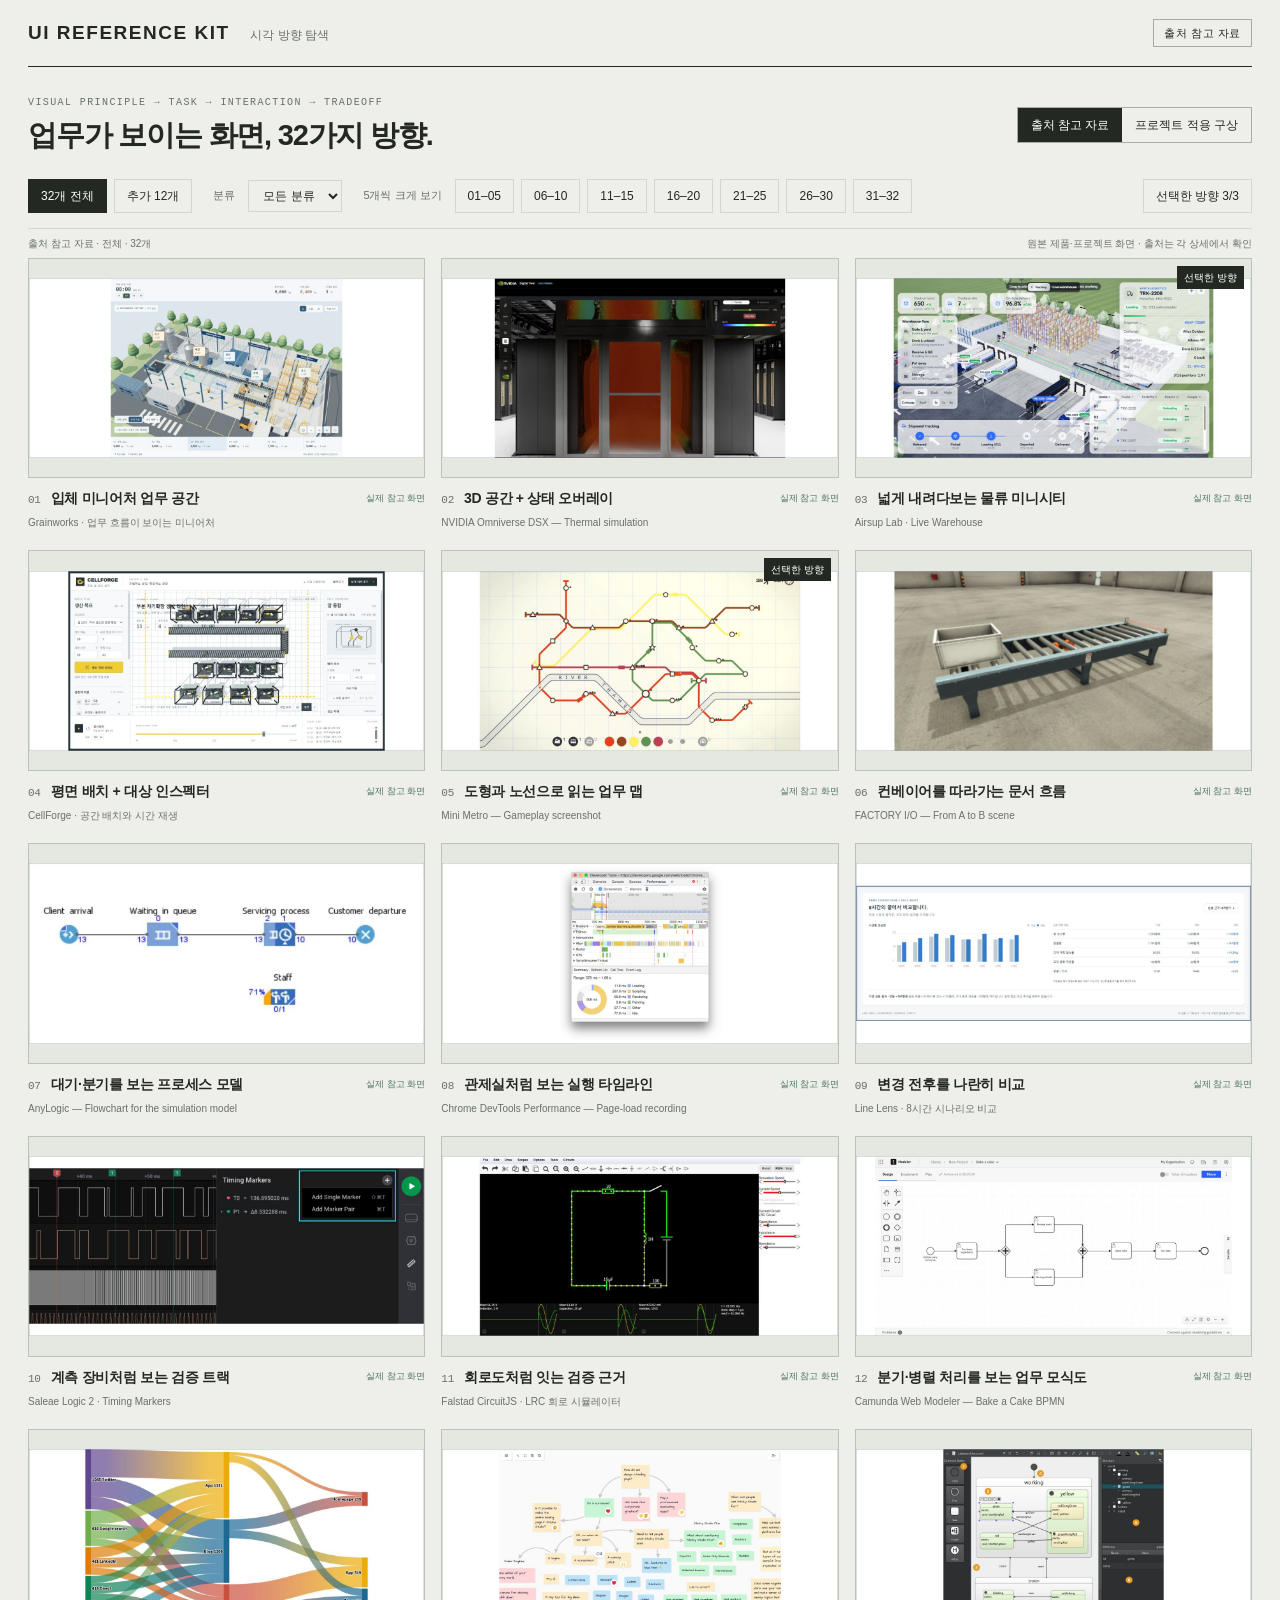
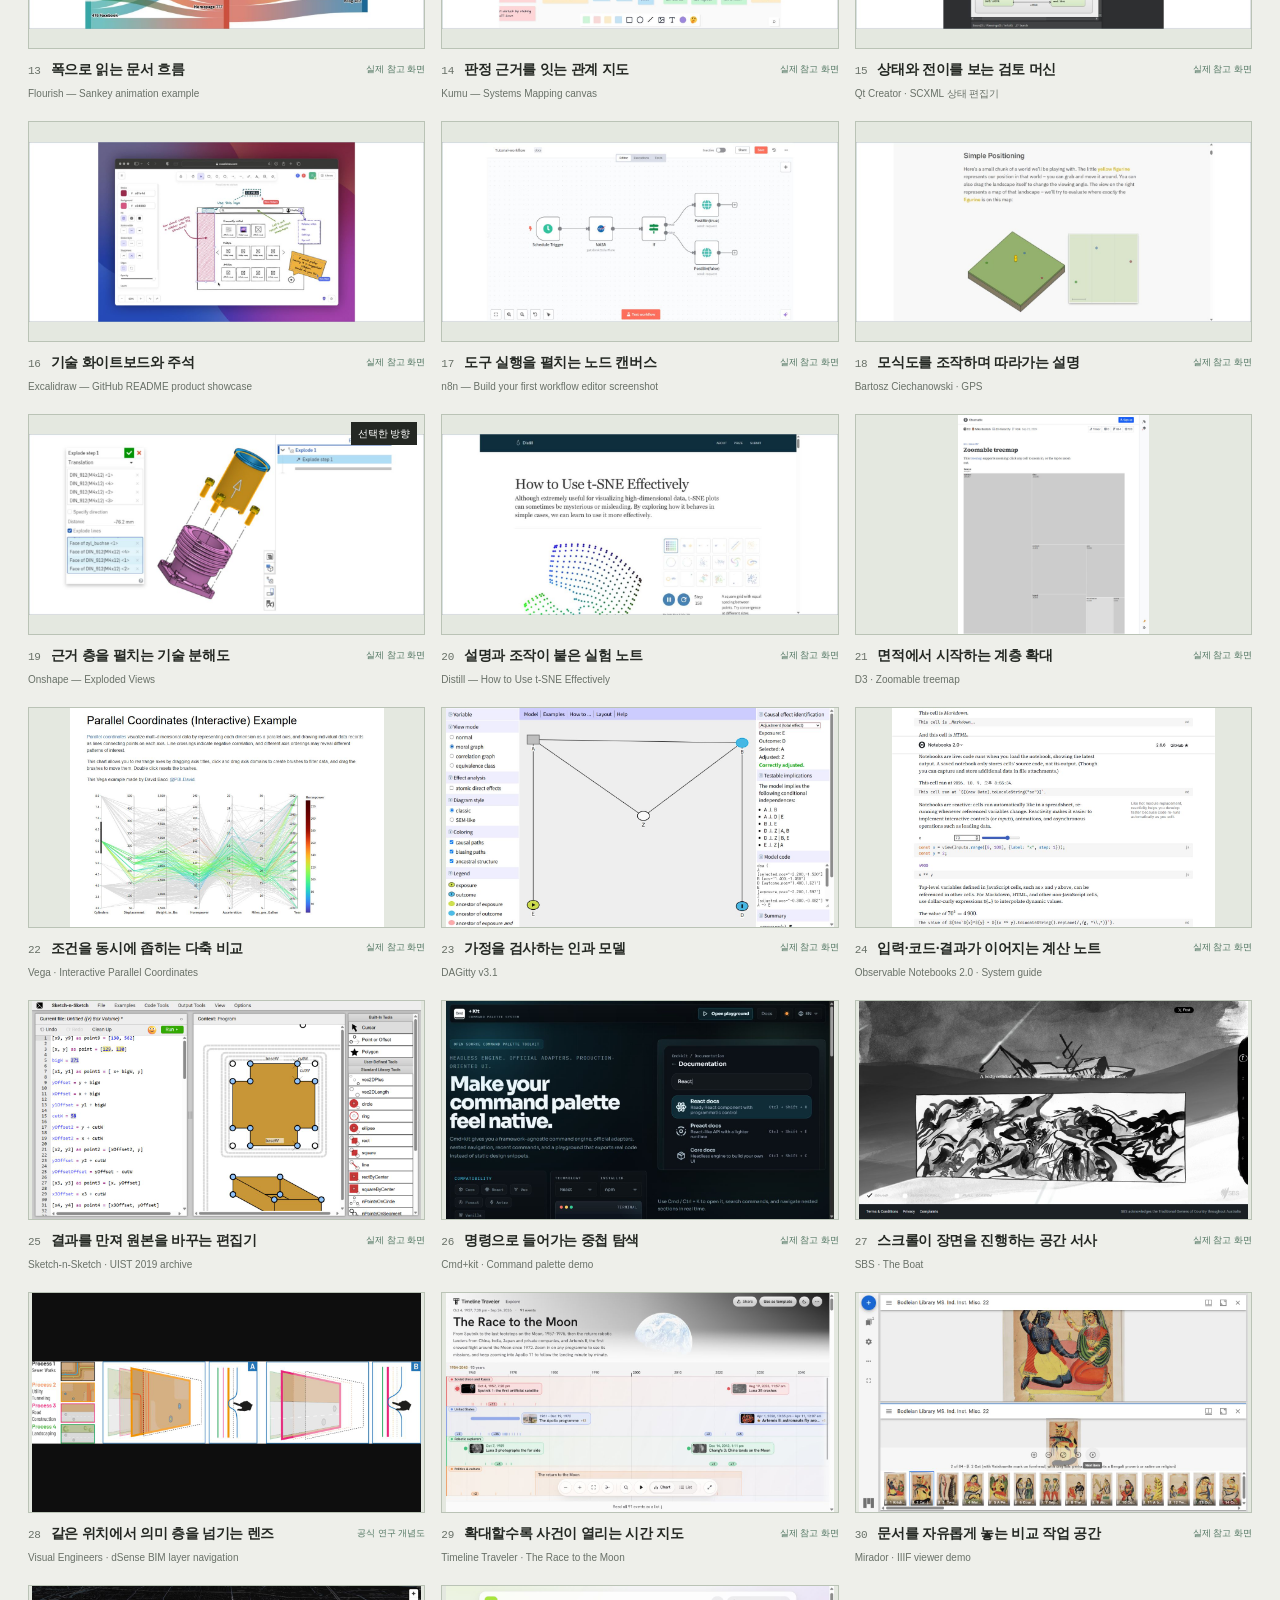
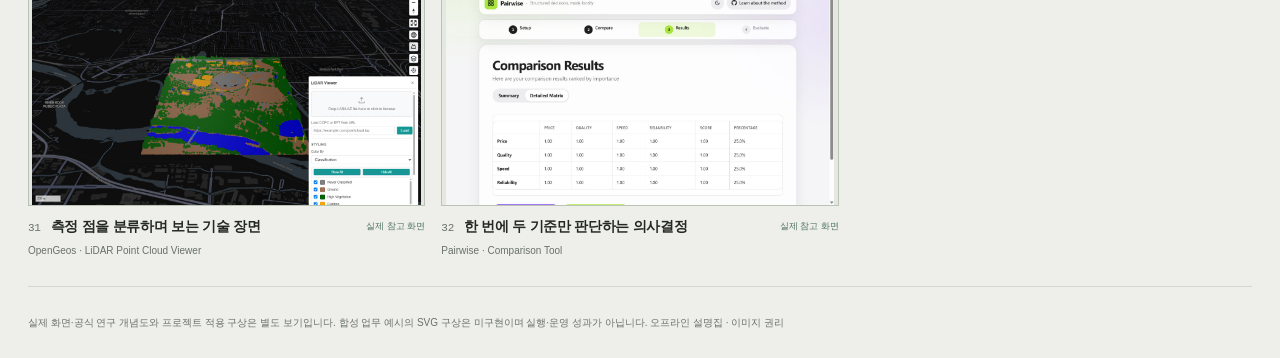
<file: gallery/index.html>
<!doctype html><html lang="ko"><head><meta charset="utf-8"><meta name="viewport" content="width=device-width,initial-scale=1"><title>UI Reference Kit — 32가지 화면 방향</title><link rel="stylesheet" href="./styles.css"></head><body>
<header class="masthead"><a class="wordmark" href="#all">UI REFERENCE KIT <span>시각 방향 탐색</span></a><span class="status" id="global-status">출처 참고 자료</span></header><main>
<section class="intro"><div><p class="eyebrow">VISUAL PRINCIPLE → TASK → INTERACTION → TRADEOFF</p><h1>업무가 보이는 화면, 32가지 방향.</h1></div><div class="global-switch segmented" aria-label="전체 미리보기 종류"><button id="global-reference" aria-pressed="true">출처 참고 자료</button><button id="global-concept" aria-pressed="false">프로젝트 적용 구상</button></div></section>
<nav class="toolbar" aria-label="보기 방식"><div class="group"><a href="#all" data-view="all">32개 전체</a><a id="new" href="#new" data-view="new">추가 12개</a><label for="category-filter" class="nav-label">분류</label><select id="category-filter"><option value="all">모든 분류</option><option value="공간">공간</option><option value="흐름">흐름</option><option value="시간">시간</option><option value="비교">비교</option><option value="근거">근거</option><option value="설명">설명</option><option value="계층">계층</option><option value="편집">편집</option><option value="탐색">탐색</option></select><span class="nav-label">5개씩 크게 보기</span><span id="sheet-links" class="group"></span></div><button id="favorites-view">선택한 방향 <span id="favorite-count">0</span>/3</button></nav>
<div class="sheet-context"><p id="view-caption">출처 참고 자료 · 전체</p><p id="view-note">원본 제품·프로젝트 화면 · 출처는 각 상세에서 확인</p></div><section id="gallery" aria-label="시각 방향 목록"></section><p id="empty" hidden></p><details id="github-baselines"><summary>내 GitHub 기준 화면 <span>실제 기존 프로젝트</span></summary><div id="baseline-grid"></div></details><footer>실제 화면·공식 연구 개념도와 프로젝트 적용 구상은 별도 보기입니다. 합성 업무 예시의 SVG 구상은 미구현이며 실행·운영 성과가 아닙니다. <a href="../index.html">오프라인 설명집</a> · <a href="../NOTICE.md">이미지 권리</a></footer></main>
<dialog id="detail" aria-labelledby="detail-title"><div class="detail-head"><div><span id="detail-id" class="eyebrow"></span><h2 id="detail-title"></h2></div><button id="close-detail" class="close" aria-label="상세 닫기">닫기 ×</button></div><div class="detail-actions"><div class="segmented"><button id="reference-tab" aria-pressed="true">출처 참고 자료</button><button id="concept-tab" aria-pressed="false">적용 구상 · 미구현</button></div><button id="choose-style">이 방향 선택</button></div><div id="detail-visual"></div><div class="detail-info"><div id="visual_principle-block"><h3>시각 원리</h3><p id="visual_principle"></p></div><div id="suitable_tasks-block"><h3>어울리는 업무</h3><p id="suitable_tasks"></p></div><div id="reuse_rule-block"><h3>재사용 기준</h3><p id="reuse_rule"></p></div><div id="differentiation_from_existing-block"><h3>기존 후보와의 차이</h3><p id="differentiation_from_existing"></p></div><div id="methodology_name-block"><h3>방법 이름</h3><p id="methodology_name"></p></div><div id="interaction_verified-block"><h3>조작 확인</h3><p id="interaction_verified"></p></div><div id="reference_kind-block"><h3>참고 유형</h3><p id="reference_kind"></p></div><div id="discovery_path-block"><h3>발견 경로</h3><p id="discovery_path"></p></div><div><h3>프로젝트 적용</h3><p id="adaptation"></p></div><div><h3>조작 아이디어</h3><p id="interaction"></p></div><div><h3>선택할 때 고려할 점</h3><p id="tradeoff"></p></div></div><div class="source-strip"><span id="reference-name"></span><a id="source-link" target="_blank" rel="noopener noreferrer" hidden>원본 출처 열기 ↗</a></div><p id="evidence-note" class="evidence-note"></p></dialog><div id="toast" role="status" aria-live="polite"></div><script src="./scenes.js"></script><script src="./board.js"></script></body></html>
</file>
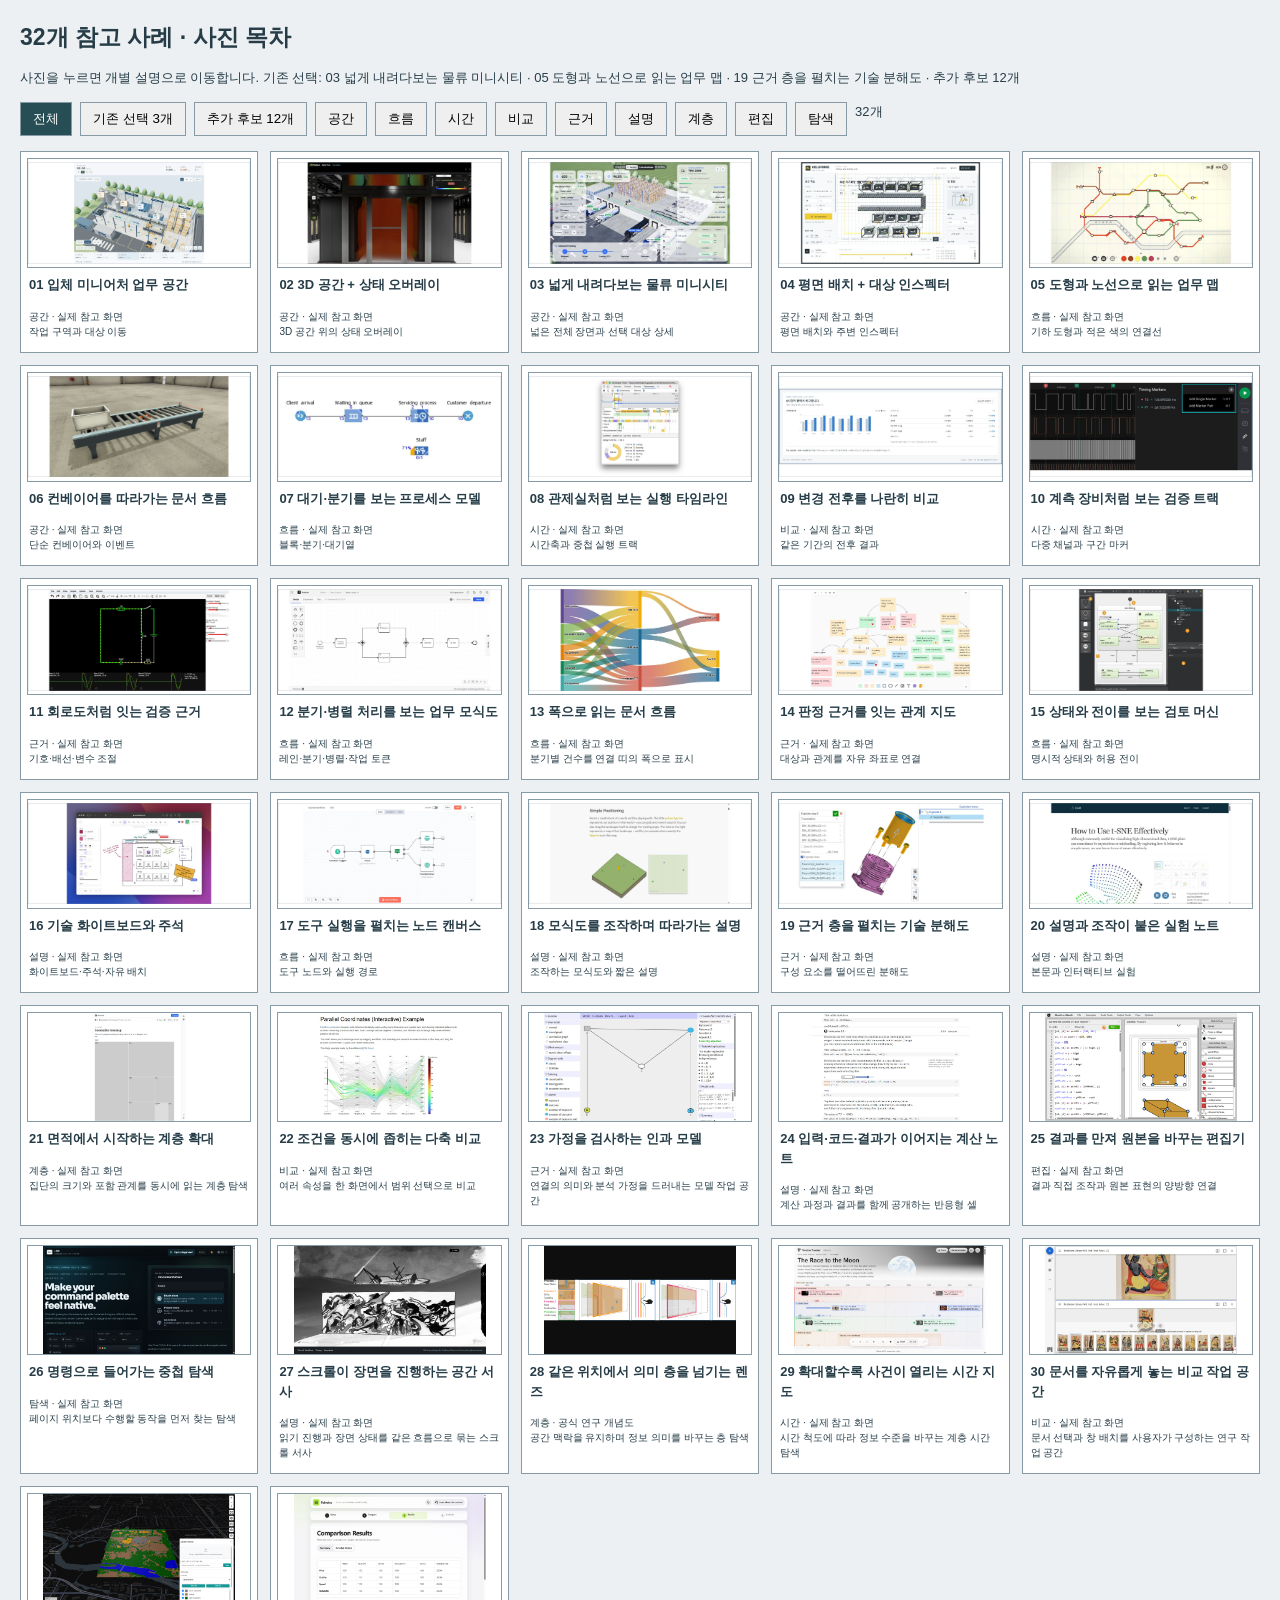
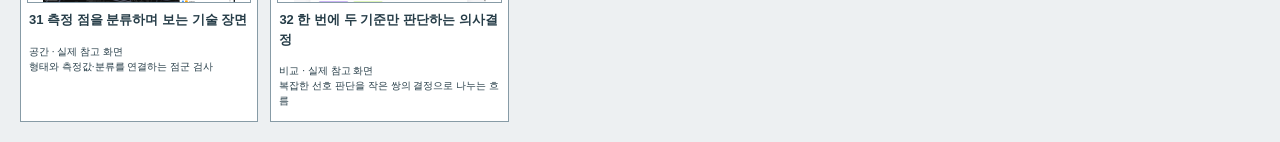
<file: OVERVIEW.html>
<!doctype html><html lang="ko"><head><meta charset="utf-8"><meta name="viewport" content="width=device-width,initial-scale=1"><title>UI 참고 사례 32개 · 사진 목차</title><style>*{box-sizing:border-box}body{margin:0;padding:20px;background:#edf0f2;color:#263d48;font:13px/1.5 "Malgun Gothic",sans-serif}h1{font-size:23px;margin:0 0 8px}nav{display:flex;gap:8px;flex-wrap:wrap;margin:15px 0}button{padding:7px 12px;border:1px solid #879ba6;cursor:pointer}button[aria-pressed=true]{background:#284e55;color:white}section{display:grid;grid-template-columns:repeat(5,minmax(0,1fr));gap:12px}a{display:block;background:white;padding:6px;border:1px solid #879ba6;color:#263d48;text-decoration:none;min-width:0}img{width:100%;height:110px;object-fit:contain;display:block;border:1px solid #879ba6}b,small{display:block;padding:7px 2px}small{font-size:10px}[hidden]{display:none!important}@media(max-width:760px){section{grid-template-columns:repeat(2,minmax(0,1fr))}}</style></head><body><h1>32개 참고 사례 · 사진 목차</h1><p>사진을 누르면 개별 설명으로 이동합니다. 기존 선택: 03 넓게 내려다보는 물류 미니시티 · 05 도형과 노선으로 읽는 업무 맵 · 19 근거 층을 펼치는 기술 분해도 · 추가 후보 12개</p><nav aria-label="후보 필터"><button data-filter="all" aria-pressed="true">전체</button><button data-filter="selected" aria-pressed="false">기존 선택 3개</button><button id=new data-filter="new" aria-pressed="false">추가 후보 12개</button><button data-filter="공간" aria-pressed="false">공간</button><button data-filter="흐름" aria-pressed="false">흐름</button><button data-filter="시간" aria-pressed="false">시간</button><button data-filter="비교" aria-pressed="false">비교</button><button data-filter="근거" aria-pressed="false">근거</button><button data-filter="설명" aria-pressed="false">설명</button><button data-filter="계층" aria-pressed="false">계층</button><button data-filter="편집" aria-pressed="false">편집</button><button data-filter="탐색" aria-pressed="false">탐색</button><span id="count">32개</span></nav><p id="empty" hidden>이 필터에는 후보가 없습니다.</p><section id="cards"><a href="index.html#ui-01" data-id="1" data-category="공간" data-selected="false"><img src="images/01-reference.jpg" alt="01 실제 참고 화면" loading="lazy"><b>01 입체 미니어처 업무 공간</b><small>공간 · 실제 참고 화면<br>작업 구역과 대상 이동</small></a><a href="index.html#ui-02" data-id="2" data-category="공간" data-selected="false"><img src="images/02-reference.jpg" alt="02 실제 참고 화면" loading="lazy"><b>02 3D 공간 + 상태 오버레이</b><small>공간 · 실제 참고 화면<br>3D 공간 위의 상태 오버레이</small></a><a href="index.html#ui-03" data-id="3" data-category="공간" data-selected="true"><img src="images/03-reference.jpg" alt="03 실제 참고 화면" loading="lazy"><b>03 넓게 내려다보는 물류 미니시티</b><small>공간 · 실제 참고 화면<br>넓은 전체 장면과 선택 대상 상세</small></a><a href="index.html#ui-04" data-id="4" data-category="공간" data-selected="false"><img src="images/04-reference.jpg" alt="04 실제 참고 화면" loading="lazy"><b>04 평면 배치 + 대상 인스펙터</b><small>공간 · 실제 참고 화면<br>평면 배치와 주변 인스펙터</small></a><a href="index.html#ui-05" data-id="5" data-category="흐름" data-selected="true"><img src="images/05-reference.jpg" alt="05 실제 참고 화면" loading="lazy"><b>05 도형과 노선으로 읽는 업무 맵</b><small>흐름 · 실제 참고 화면<br>기하 도형과 적은 색의 연결선</small></a><a href="index.html#ui-06" data-id="6" data-category="공간" data-selected="false"><img src="images/06-reference.jpg" alt="06 실제 참고 화면" loading="lazy"><b>06 컨베이어를 따라가는 문서 흐름</b><small>공간 · 실제 참고 화면<br>단순 컨베이어와 이벤트</small></a><a href="index.html#ui-07" data-id="7" data-category="흐름" data-selected="false"><img src="images/07-reference.jpg" alt="07 실제 참고 화면" loading="lazy"><b>07 대기·분기를 보는 프로세스 모델</b><small>흐름 · 실제 참고 화면<br>블록·분기·대기열</small></a><a href="index.html#ui-08" data-id="8" data-category="시간" data-selected="false"><img src="images/08-reference.jpg" alt="08 실제 참고 화면" loading="lazy"><b>08 관제실처럼 보는 실행 타임라인</b><small>시간 · 실제 참고 화면<br>시간축과 중첩 실행 트랙</small></a><a href="index.html#ui-09" data-id="9" data-category="비교" data-selected="false"><img src="images/09-reference.jpg" alt="09 실제 참고 화면" loading="lazy"><b>09 변경 전후를 나란히 비교</b><small>비교 · 실제 참고 화면<br>같은 기간의 전후 결과</small></a><a href="index.html#ui-10" data-id="10" data-category="시간" data-selected="false"><img src="images/10-reference.jpg" alt="10 실제 참고 화면" loading="lazy"><b>10 계측 장비처럼 보는 검증 트랙</b><small>시간 · 실제 참고 화면<br>다중 채널과 구간 마커</small></a><a href="index.html#ui-11" data-id="11" data-category="근거" data-selected="false"><img src="images/11-reference.jpg" alt="11 실제 참고 화면" loading="lazy"><b>11 회로도처럼 잇는 검증 근거</b><small>근거 · 실제 참고 화면<br>기호·배선·변수 조절</small></a><a href="index.html#ui-12" data-id="12" data-category="흐름" data-selected="false"><img src="images/12-reference.jpg" alt="12 실제 참고 화면" loading="lazy"><b>12 분기·병렬 처리를 보는 업무 모식도</b><small>흐름 · 실제 참고 화면<br>레인·분기·병렬·작업 토큰</small></a><a href="index.html#ui-13" data-id="13" data-category="흐름" data-selected="false"><img src="images/13-reference.jpg" alt="13 실제 참고 화면" loading="lazy"><b>13 폭으로 읽는 문서 흐름</b><small>흐름 · 실제 참고 화면<br>분기별 건수를 연결 띠의 폭으로 표시</small></a><a href="index.html#ui-14" data-id="14" data-category="근거" data-selected="false"><img src="images/14-reference.jpg" alt="14 실제 참고 화면" loading="lazy"><b>14 판정 근거를 잇는 관계 지도</b><small>근거 · 실제 참고 화면<br>대상과 관계를 자유 좌표로 연결</small></a><a href="index.html#ui-15" data-id="15" data-category="흐름" data-selected="false"><img src="images/15-reference.jpg" alt="15 실제 참고 화면" loading="lazy"><b>15 상태와 전이를 보는 검토 머신</b><small>흐름 · 실제 참고 화면<br>명시적 상태와 허용 전이</small></a><a href="index.html#ui-16" data-id="16" data-category="설명" data-selected="false"><img src="images/16-reference.jpg" alt="16 실제 참고 화면" loading="lazy"><b>16 기술 화이트보드와 주석</b><small>설명 · 실제 참고 화면<br>화이트보드·주석·자유 배치</small></a><a href="index.html#ui-17" data-id="17" data-category="흐름" data-selected="false"><img src="images/17-reference.jpg" alt="17 실제 참고 화면" loading="lazy"><b>17 도구 실행을 펼치는 노드 캔버스</b><small>흐름 · 실제 참고 화면<br>도구 노드와 실행 경로</small></a><a href="index.html#ui-18" data-id="18" data-category="설명" data-selected="false"><img src="images/18-reference.jpg" alt="18 실제 참고 화면" loading="lazy"><b>18 모식도를 조작하며 따라가는 설명</b><small>설명 · 실제 참고 화면<br>조작하는 모식도와 짧은 설명</small></a><a href="index.html#ui-19" data-id="19" data-category="근거" data-selected="true"><img src="images/19-reference.jpg" alt="19 실제 참고 화면" loading="lazy"><b>19 근거 층을 펼치는 기술 분해도</b><small>근거 · 실제 참고 화면<br>구성 요소를 떨어뜨린 분해도</small></a><a href="index.html#ui-20" data-id="20" data-category="설명" data-selected="false"><img src="images/20-reference.jpg" alt="20 실제 참고 화면" loading="lazy"><b>20 설명과 조작이 붙은 실험 노트</b><small>설명 · 실제 참고 화면<br>본문과 인터랙티브 실험</small></a><a href="index.html#ui-21" data-id="21" data-category="계층" data-selected="false"><img src="images/21-reference.png" alt="21 실제 참고 화면" loading="lazy"><b>21 면적에서 시작하는 계층 확대</b><small>계층 · 실제 참고 화면<br>집단의 크기와 포함 관계를 동시에 읽는 계층 탐색</small></a><a href="index.html#ui-22" data-id="22" data-category="비교" data-selected="false"><img src="images/22-reference.png" alt="22 실제 참고 화면" loading="lazy"><b>22 조건을 동시에 좁히는 다축 비교</b><small>비교 · 실제 참고 화면<br>여러 속성을 한 화면에서 범위 선택으로 비교</small></a><a href="index.html#ui-23" data-id="23" data-category="근거" data-selected="false"><img src="images/23-reference.png" alt="23 실제 참고 화면" loading="lazy"><b>23 가정을 검사하는 인과 모델</b><small>근거 · 실제 참고 화면<br>연결의 의미와 분석 가정을 드러내는 모델 작업 공간</small></a><a href="index.html#ui-24" data-id="24" data-category="설명" data-selected="false"><img src="images/24-reference.png" alt="24 실제 참고 화면" loading="lazy"><b>24 입력·코드·결과가 이어지는 계산 노트</b><small>설명 · 실제 참고 화면<br>계산 과정과 결과를 함께 공개하는 반응형 셀</small></a><a href="index.html#ui-25" data-id="25" data-category="편집" data-selected="false"><img src="images/25-reference.png" alt="25 실제 참고 화면" loading="lazy"><b>25 결과를 만져 원본을 바꾸는 편집기</b><small>편집 · 실제 참고 화면<br>결과 직접 조작과 원본 표현의 양방향 연결</small></a><a href="index.html#ui-26" data-id="26" data-category="탐색" data-selected="false"><img src="images/26-reference.png" alt="26 실제 참고 화면" loading="lazy"><b>26 명령으로 들어가는 중첩 탐색</b><small>탐색 · 실제 참고 화면<br>페이지 위치보다 수행할 동작을 먼저 찾는 탐색</small></a><a href="index.html#ui-27" data-id="27" data-category="설명" data-selected="false"><img src="images/27-reference.png" alt="27 실제 참고 화면" loading="lazy"><b>27 스크롤이 장면을 진행하는 공간 서사</b><small>설명 · 실제 참고 화면<br>읽기 진행과 장면 상태를 같은 흐름으로 묶는 스크롤 서사</small></a><a href="index.html#ui-28" data-id="28" data-category="계층" data-selected="false"><img src="images/28-reference.png" alt="28 공식 연구 개념도" loading="lazy"><b>28 같은 위치에서 의미 층을 넘기는 렌즈</b><small>계층 · 공식 연구 개념도<br>공간 맥락을 유지하며 정보 의미를 바꾸는 층 탐색</small></a><a href="index.html#ui-29" data-id="29" data-category="시간" data-selected="false"><img src="images/29-reference.png" alt="29 실제 참고 화면" loading="lazy"><b>29 확대할수록 사건이 열리는 시간 지도</b><small>시간 · 실제 참고 화면<br>시간 척도에 따라 정보 수준을 바꾸는 계층 시간 탐색</small></a><a href="index.html#ui-30" data-id="30" data-category="비교" data-selected="false"><img src="images/30-reference.png" alt="30 실제 참고 화면" loading="lazy"><b>30 문서를 자유롭게 놓는 비교 작업 공간</b><small>비교 · 실제 참고 화면<br>문서 선택과 창 배치를 사용자가 구성하는 연구 작업 공간</small></a><a href="index.html#ui-31" data-id="31" data-category="공간" data-selected="false"><img src="images/31-reference.png" alt="31 실제 참고 화면" loading="lazy"><b>31 측정 점을 분류하며 보는 기술 장면</b><small>공간 · 실제 참고 화면<br>형태와 측정값·분류를 연결하는 점군 검사</small></a><a href="index.html#ui-32" data-id="32" data-category="비교" data-selected="false"><img src="images/32-reference.png" alt="32 실제 참고 화면" loading="lazy"><b>32 한 번에 두 기준만 판단하는 의사결정</b><small>비교 · 실제 참고 화면<br>복잡한 선호 판단을 작은 쌍의 결정으로 나누는 흐름</small></a></section><script>const articles=[...document.querySelectorAll('#cards a')];
document.querySelectorAll('[data-filter]').forEach(button=>button.onclick=()=>{
  document.querySelectorAll('[data-filter]').forEach(item=>item.setAttribute('aria-pressed',String(item===button)));
  let count=0;articles.forEach(article=>{
    const filter=button.dataset.filter;
    const show=filter==='all'||(filter==='selected'?article.dataset.selected==='true':filter==='new'?Number(article.dataset.id)>20:article.dataset.category===filter);
    article.hidden=!show;if(show)count++;
  });document.querySelector('#count').textContent=count+'개';document.querySelector('#empty').hidden=count>0;
});
if(location.hash==='#new')document.querySelector('[data-filter=new]').click();</script></body></html>
</file>
<file: gallery/styles.css>
:root{--paper:#eeefea;--ink:#242823;--line:#d3d7cf;--muted:#697168;--accent:#285c48}*{box-sizing:border-box}body{margin:0;background:var(--paper);color:var(--ink);font:14px/1.5 "Malgun Gothic","Segoe UI",sans-serif}button,a{-webkit-tap-highlight-color:transparent}button{font:inherit;color:inherit;cursor:pointer}a{color:inherit;text-decoration:none}button:focus-visible,a:focus-visible{outline:3px solid #507fdf;outline-offset:4px}.masthead{height:67px;margin:0 28px;border-bottom:1px solid var(--ink);display:flex;align-items:center;justify-content:space-between}.wordmark{font:700 19px/1 "Segoe UI",sans-serif;letter-spacing:.08em}.wordmark span{font:12px "Malgun Gothic",sans-serif;letter-spacing:0;margin-left:14px;color:var(--muted)}.status{font-size:11px;letter-spacing:.05em;border:1px solid #a5ada0;padding:5px 10px}main{padding:0 28px}.intro{display:flex;justify-content:space-between;align-items:center;padding:29px 0 24px;gap:24px}.eyebrow{font:10px/1.4 Consolas,monospace;letter-spacing:.14em;color:var(--muted);margin:0 0 7px}h1{font-size:29px;font-weight:600;letter-spacing:-1.2px;margin:0;line-height:1.3}.intro-note{margin:0;font-size:12px;color:var(--muted);line-height:1.7}.toolbar{display:flex;justify-content:space-between;align-items:center;padding:0 0 15px;border-bottom:1px solid var(--line);gap:15px}.group{display:flex;align-items:center;gap:7px}.toolbar a,.toolbar button{border:1px solid var(--line);background:transparent;padding:7px 12px;font-size:12px;white-space:nowrap}.toolbar a.active,.toolbar button.active{background:var(--ink);color:#fff;border-color:var(--ink)}.nav-label{font-size:11px;color:var(--muted);margin:0 6px 0 14px}.sheet-context{display:flex;justify-content:space-between;font-size:10px;color:var(--muted);padding:7px 0}.sheet-context p{margin:0}#gallery{display:grid;grid-template-columns:repeat(3,minmax(0,1fr));gap:20px 16px}.style-card{position:relative;min-width:0}.open-card{padding:0;border:0;width:100%;background:transparent;text-align:left;display:block}.scene-frame{overflow:hidden;background:#dce0d8;border:1px solid #bac3b6;aspect-ratio:1.8}.scene-frame svg{display:block;width:100%;height:100%}.card-caption{display:flex;align-items:center;justify-content:space-between;padding:10px 0 6px;gap:8px}.card-title{font-size:14px;font-weight:600;letter-spacing:-.3px;display:flex;gap:10px;align-items:baseline}.card-number{font:11px Consolas,monospace;color:var(--muted)}.card-status{font-size:9px;color:var(--muted);white-space:nowrap}.card-reference{margin:0;color:var(--muted);font-size:10px;overflow:hidden;text-overflow:ellipsis;white-space:nowrap}.favorite-badge{position:absolute;top:8px;right:8px;background:var(--ink);color:white;font-size:10px;padding:4px 7px}.style-card:hover .scene-frame{border-color:var(--ink)}footer{padding:28px 0;font-size:10px;color:var(--muted);border-top:1px solid var(--line);margin-top:28px}.sheet-mode .intro{padding:18px 0 15px}.sheet-mode h1{font-size:25px}.sheet-mode .intro-note{font-size:11px}.sheet-mode .toolbar{padding-bottom:10px}.sheet-mode #gallery{grid-template-columns:repeat(6,minmax(0,1fr));grid-template-rows:repeat(2,minmax(0,1fr));gap:10px 14px;height:calc(100vh - 233px);min-height:350px;max-height:720px}.sheet-mode .style-card{grid-column:span 2;display:flex;min-height:0}.sheet-mode .style-card:nth-child(4){grid-column:2 / span 2}.sheet-mode .style-card:nth-child(5){grid-column:4 / span 2}.sheet-mode .open-card{display:flex;flex-direction:column;height:100%}.sheet-mode .scene-frame{flex:1;aspect-ratio:auto;min-height:0}.sheet-mode .scene-frame svg{object-fit:contain}.sheet-mode .card-caption{padding:7px 0 2px}.sheet-mode .card-title{font-size:12px}.sheet-mode .card-reference{display:none}.sheet-mode footer{padding:10px 0;margin-top:12px;font-size:9px}dialog{padding:0;width:min(1160px,calc(100vw - 48px));max-height:calc(100vh - 40px);border:1px solid #6f776c;background:var(--paper);color:var(--ink);overflow:auto}dialog::backdrop{background:rgba(15,22,17,.78);backdrop-filter:blur(5px)}.detail-head{padding:21px 24px 12px;display:flex;justify-content:space-between;align-items:center}h2{font-size:22px;margin:0;letter-spacing:-.6px}.close{border:0;background:transparent;color:var(--muted);font-size:12px;padding:8px}.detail-actions{display:flex;justify-content:space-between;align-items:center;padding:0 24px 15px}.segmented{display:flex;border:1px solid #a6afa2}.segmented button{padding:7px 13px;border:0;background:transparent;font-size:12px}.segmented button[aria-pressed=true]{background:var(--ink);color:white}#choose-style{padding:7px 14px;background:var(--accent);color:white;border:1px solid var(--accent);font-size:12px}#choose-style.chosen{background:transparent;color:var(--accent)}#detail-visual{margin:0 24px;border:1px solid #98a492;aspect-ratio:1.8;display:flex;align-items:center;justify-content:center;overflow:hidden;background:#dde2d8}#detail-visual svg{width:100%;height:100%;display:block}#detail-visual img{max-width:100%;max-height:100%;object-fit:contain;display:block}.reference-unavailable{padding:40px;text-align:center;max-width:600px;color:var(--muted)}.reference-unavailable strong{display:block;color:var(--ink);font-size:17px;margin-bottom:8px}.detail-info{display:grid;grid-template-columns:1.3fr 1fr 1fr;gap:25px;padding:21px 24px 12px}.detail-info h3{font-size:11px;margin:0 0 7px;color:var(--muted)}.detail-info p{font-size:12px;line-height:1.7;margin:0}.source-strip{border-top:1px solid var(--line);margin:0 24px;padding:13px 0 5px;font-size:11px;display:flex;justify-content:space-between;gap:20px}.source-strip a{color:var(--accent);text-decoration:underline}.evidence-note{font-size:10px;color:var(--muted);padding:0 24px 18px;margin:0}#toast{position:fixed;bottom:22px;left:50%;transform:translateX(-50%);background:var(--ink);color:white;padding:10px 18px;font-size:12px;z-index:10;opacity:0;pointer-events:none;transition:opacity .15s}#toast.visible{opacity:1}#empty{padding:70px 0;text-align:center;color:var(--muted)}@media(max-width:900px){.intro-note{display:none}#gallery{grid-template-columns:repeat(2,minmax(0,1fr))}.toolbar{overflow:auto}.sheet-mode #gallery{height:calc(100vh - 222px)}.card-status{display:none}.detail-info{grid-template-columns:1fr}.nav-label{display:none}}@media(max-width:560px){.masthead{margin:0 16px;height:58px}.wordmark{font-size:15px}.wordmark span{display:none}main{padding:0 16px}.intro{padding:22px 0 17px}h1,.sheet-mode h1{font-size:23px}#gallery{grid-template-columns:1fr}.toolbar{display:block}.group{margin-bottom:8px;gap:4px}.toolbar a{padding:6px 8px}.sheet-mode #gallery{height:auto;max-height:none;grid-template-columns:1fr;grid-template-rows:auto}.sheet-mode .style-card,.sheet-mode .style-card:nth-child(4),.sheet-mode .style-card:nth-child(5){grid-column:auto}.sheet-mode .scene-frame{aspect-ratio:1.8}.sheet-context p:last-child{display:none}dialog{width:calc(100vw - 20px);max-height:calc(100vh - 20px)}.detail-head,.detail-info{padding:16px}.detail-actions{padding:0 16px 12px}#detail-visual{margin:0 16px}.source-strip{margin:0 16px}.evidence-note{padding:0 16px 16px}.status{font-size:9px}.detail-actions button{font-size:10px}h2{font-size:18px}}@media(prefers-reduced-motion:reduce){*{transition:none!important}}
:root .scene-frame img{display:block;width:100%;height:100%;object-fit:contain;background:#e4e8e0}.image-unavailable{height:100%;display:flex;flex-direction:column;justify-content:center;align-items:center;text-align:center;padding:20px;color:var(--muted);font-size:12px;gap:7px}.image-unavailable strong{font-size:14px;font-weight:600;color:#53634f}.global-switch{flex-shrink:0}.global-switch button{padding:8px 13px}.sheet-mode .card-reference{display:block;font-size:9px;padding-bottom:1px}.sheet-mode .card-caption{padding:5px 0 0}.sheet-mode #gallery{height:calc(100vh - 253px)}#github-baselines{border-top:1px solid var(--line);margin-top:26px;padding-top:12px}#github-baselines summary{cursor:pointer;font-weight:600;font-size:12px}#github-baselines summary span{font-weight:400;margin-left:8px;color:var(--muted);font-size:10px}#baseline-grid{display:grid;grid-template-columns:repeat(3,minmax(0,1fr));gap:16px;padding-top:14px}.baseline img{display:block;width:100%;aspect-ratio:1.8;object-fit:contain;border:1px solid #acb8a6;background:#e0e5da}.baseline h3{font-size:13px;margin:8px 0 5px}.baseline p,.baseline a{font-size:11px;color:var(--muted)}.baseline a{text-decoration:underline;color:var(--accent)}.sheet-mode #github-baselines{display:none}.reference-card .card-status{color:#4f7460}.source-pending{font-style:normal}@media(max-width:560px){.global-switch{margin-top:15px}.intro{display:block}.global-switch button{font-size:11px}.sheet-mode #gallery{height:auto}#baseline-grid{grid-template-columns:1fr}.sheet-mode .card-reference{display:block}}
:root .toolbar{overflow-x:auto}.toolbar>.group{flex-shrink:0}.toolbar select{font:inherit;font-size:12px;padding:7px 10px;background:transparent;border:1px solid var(--line);color:var(--ink)}#favorites-view{flex-shrink:0}.detail-info [hidden]{display:none}
</file>
